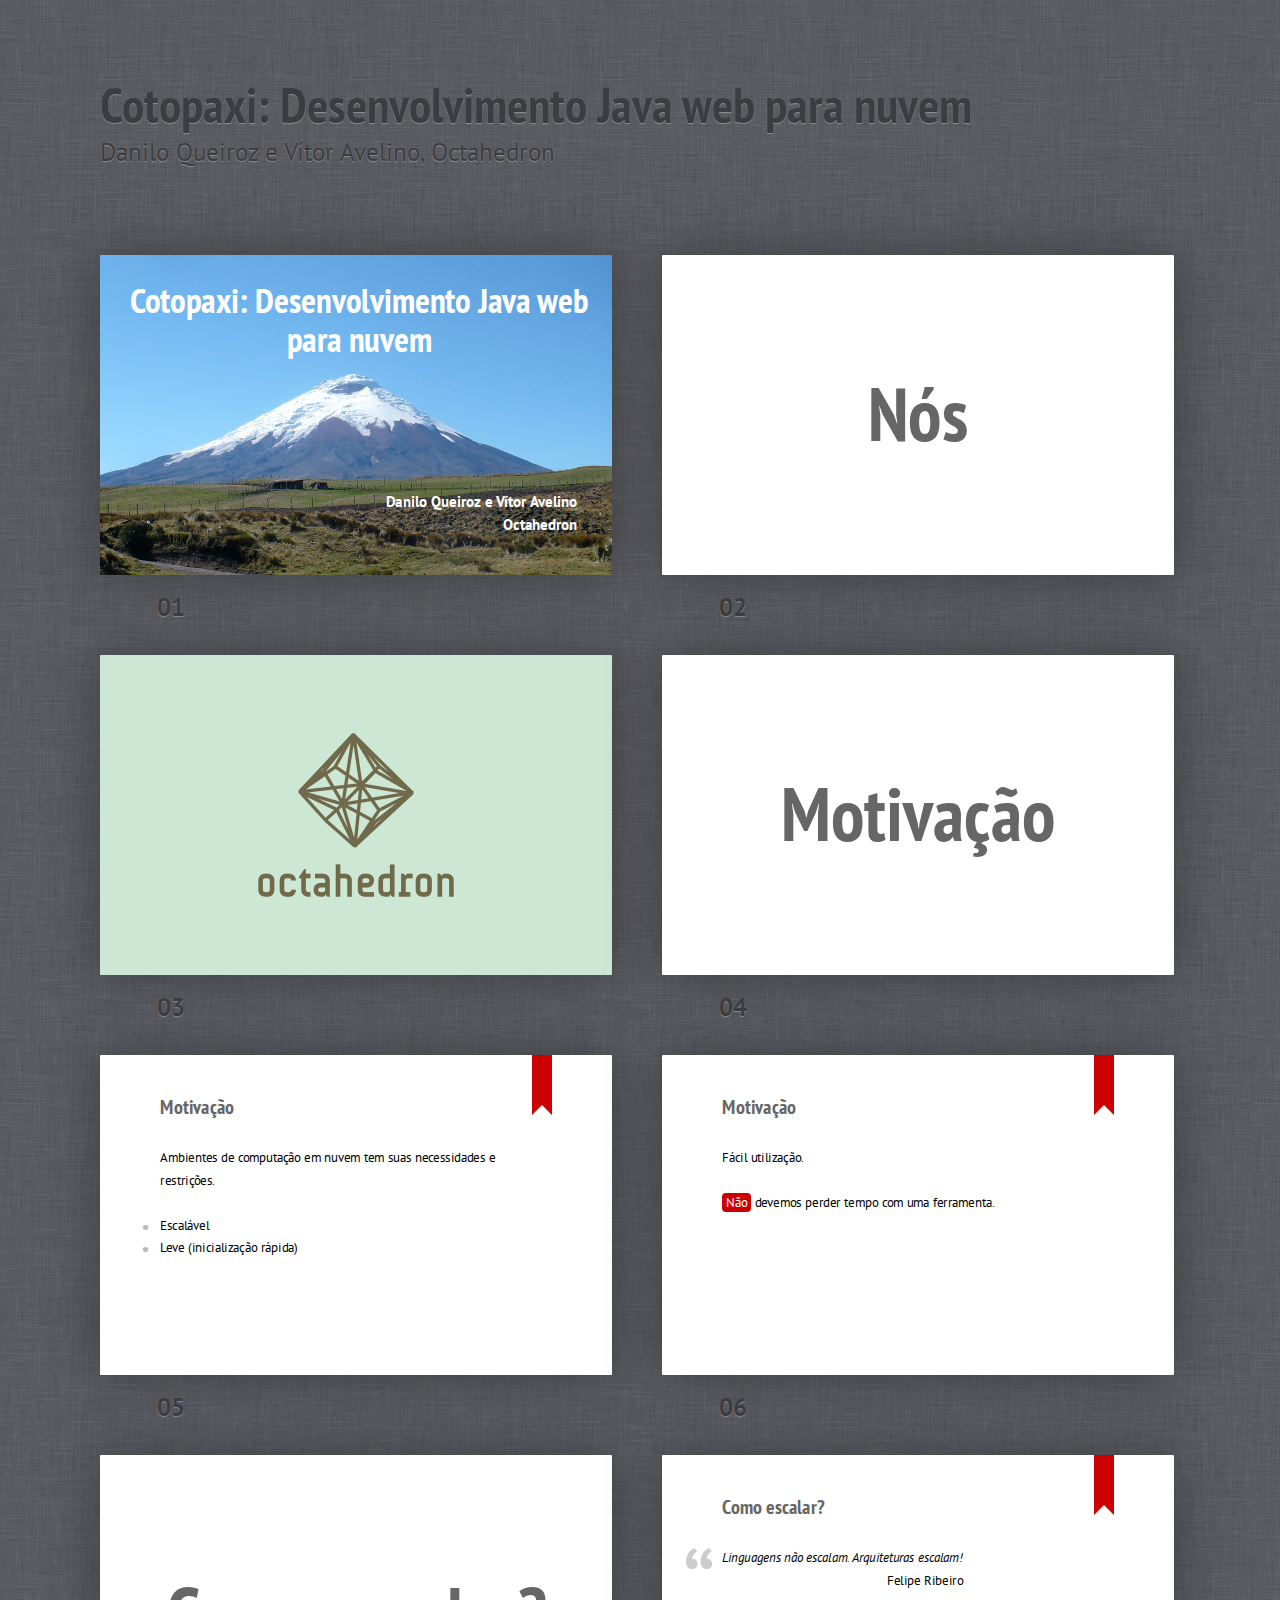
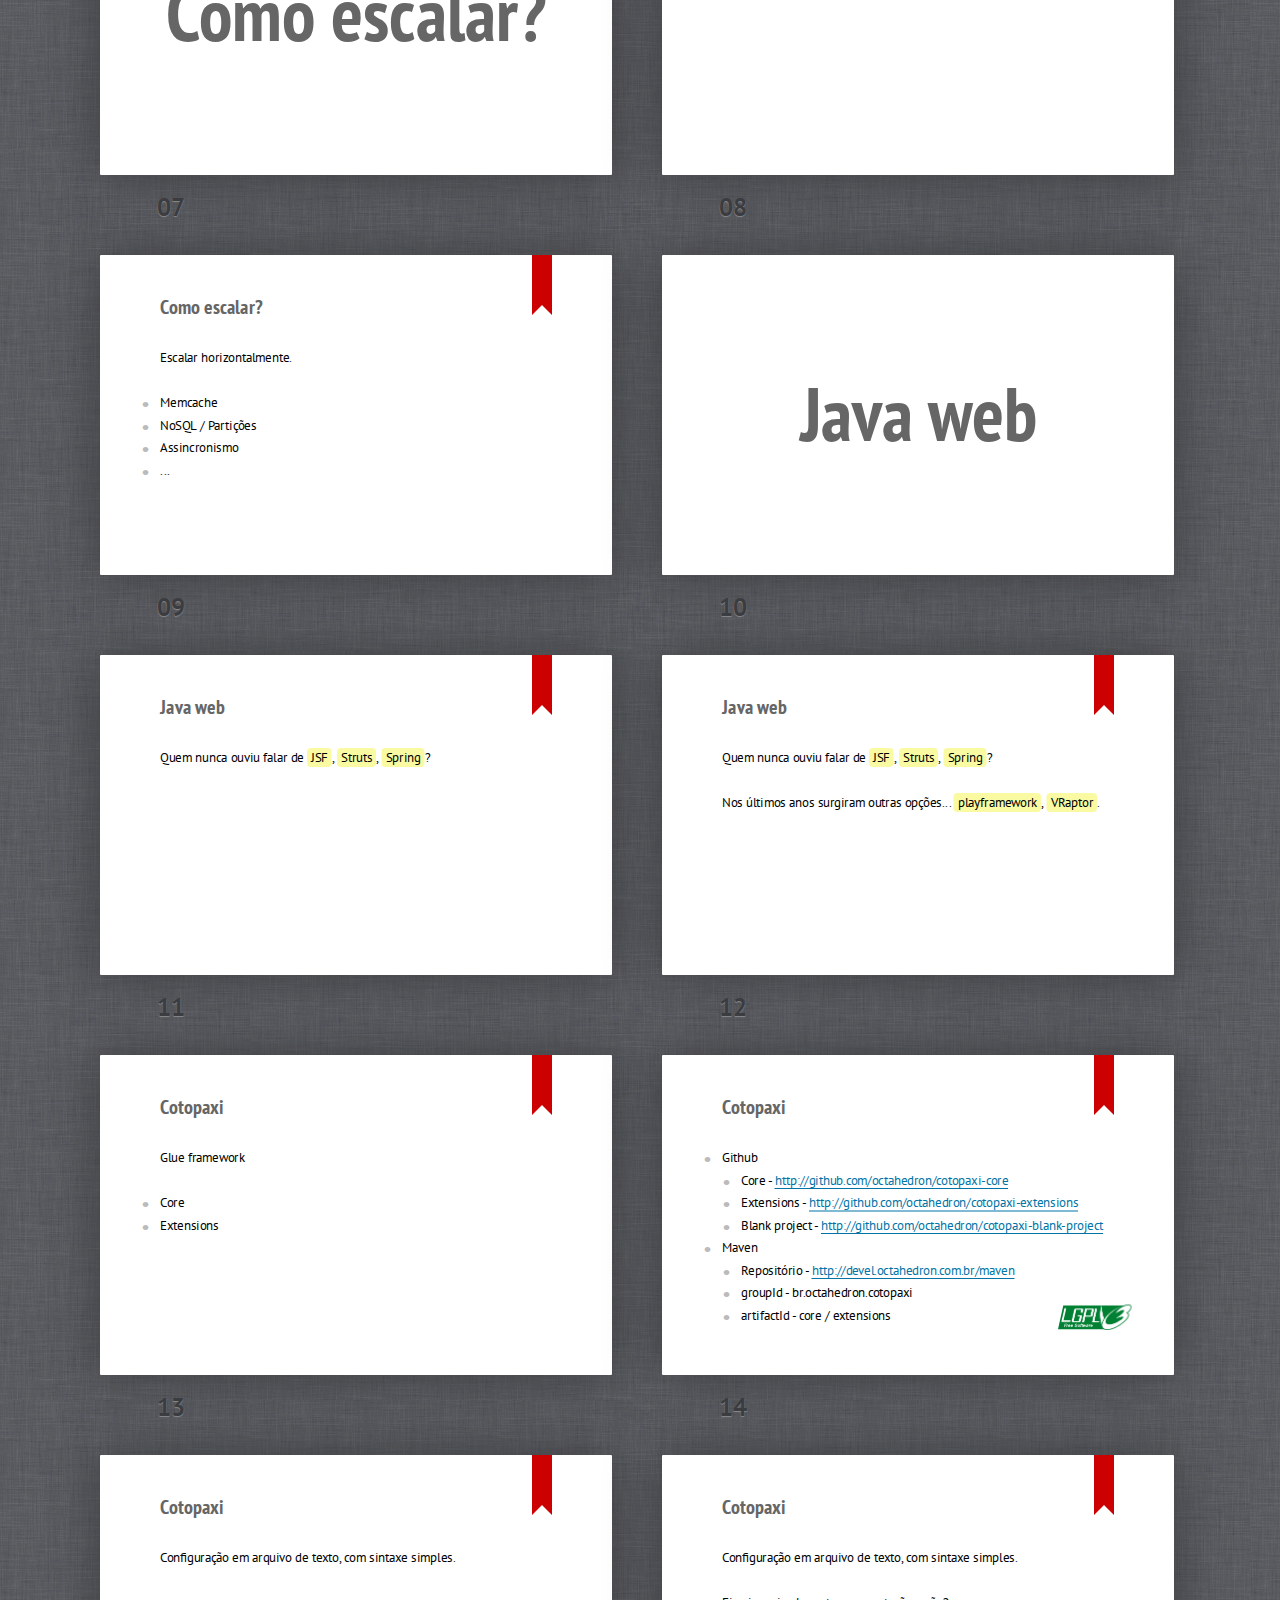
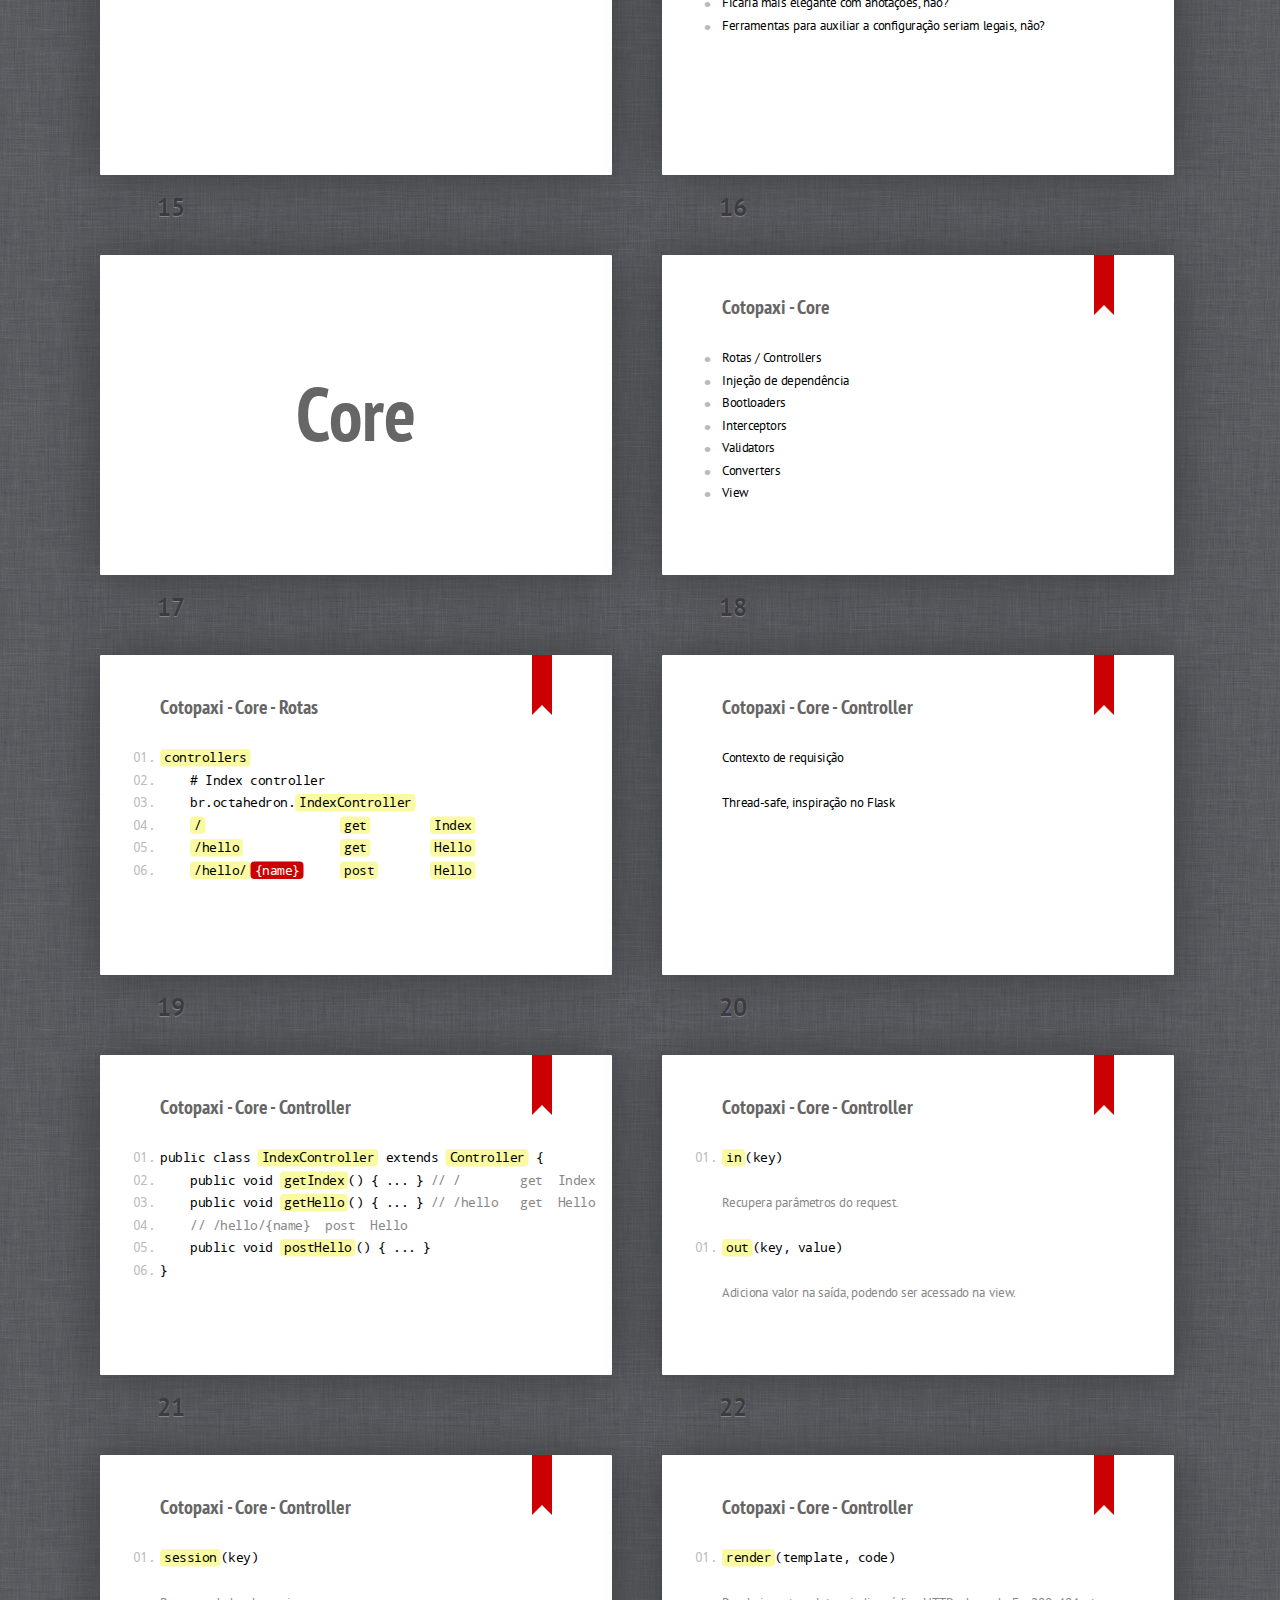
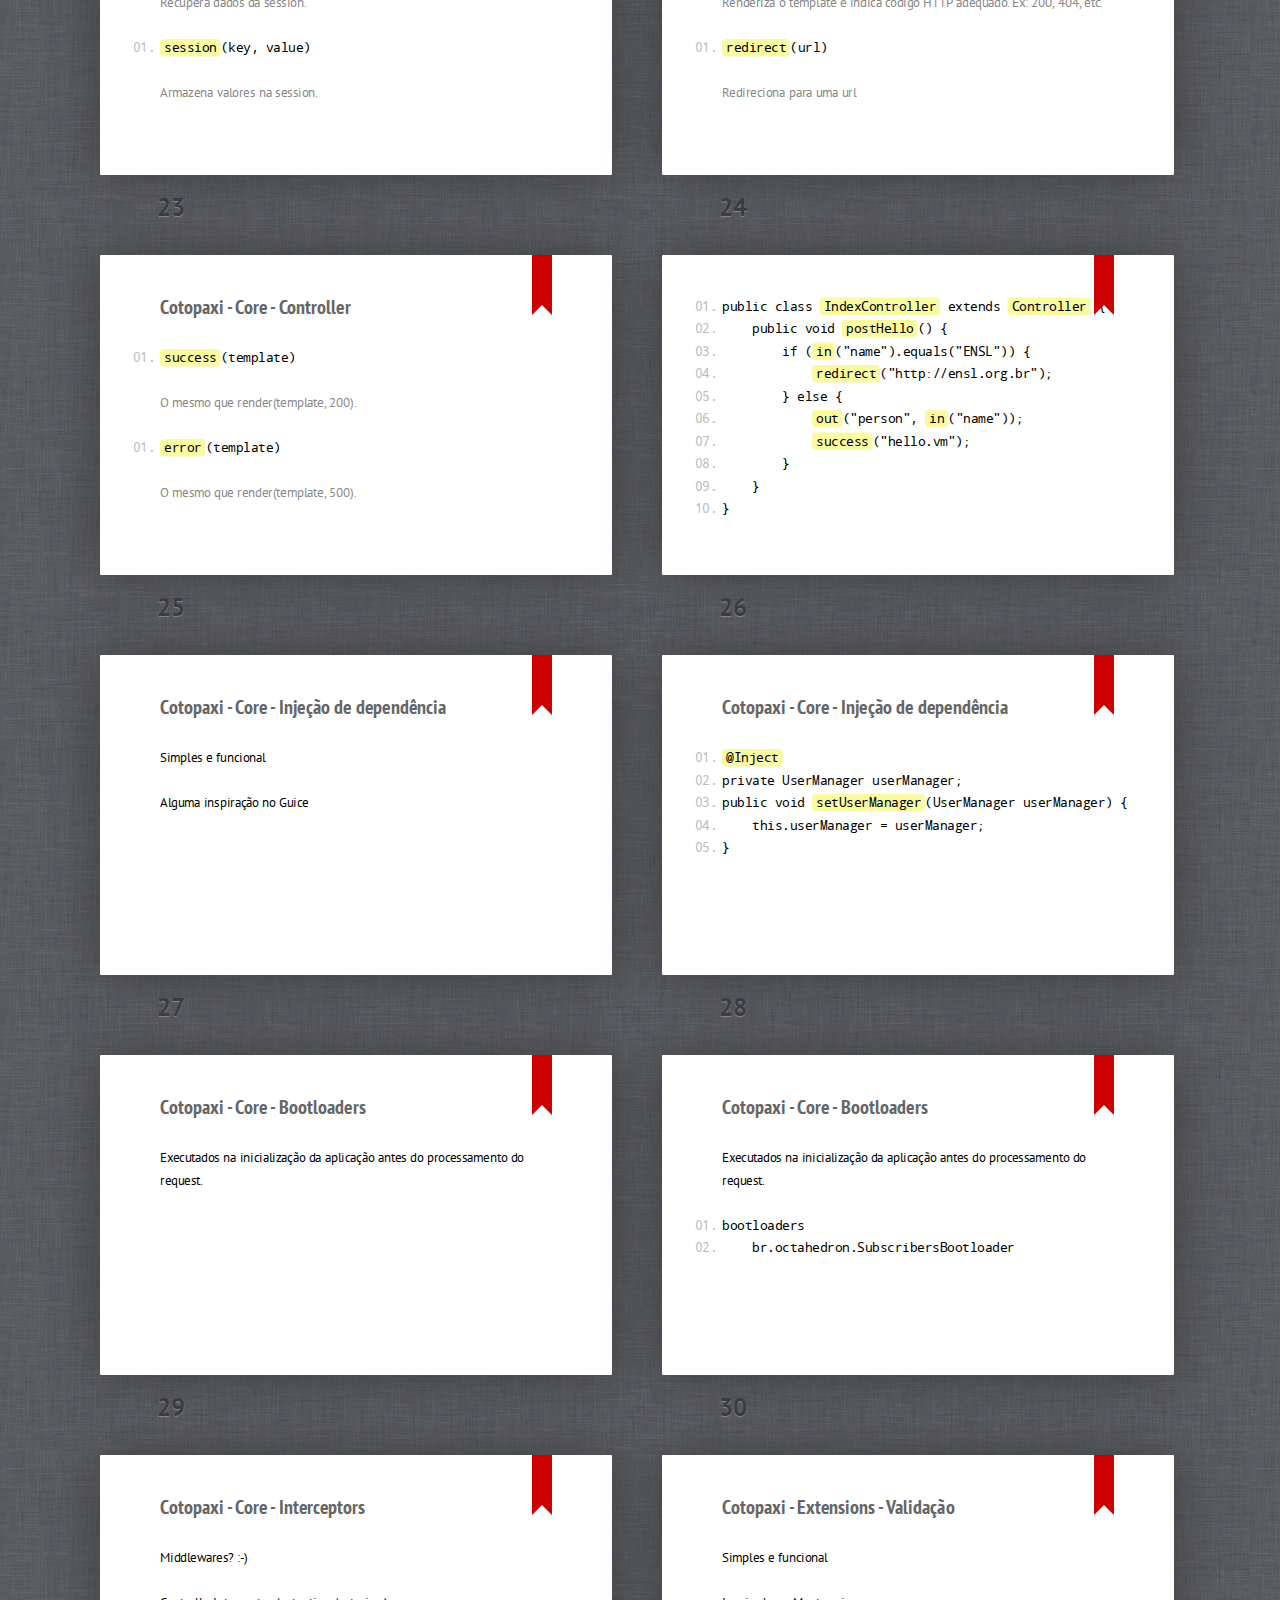
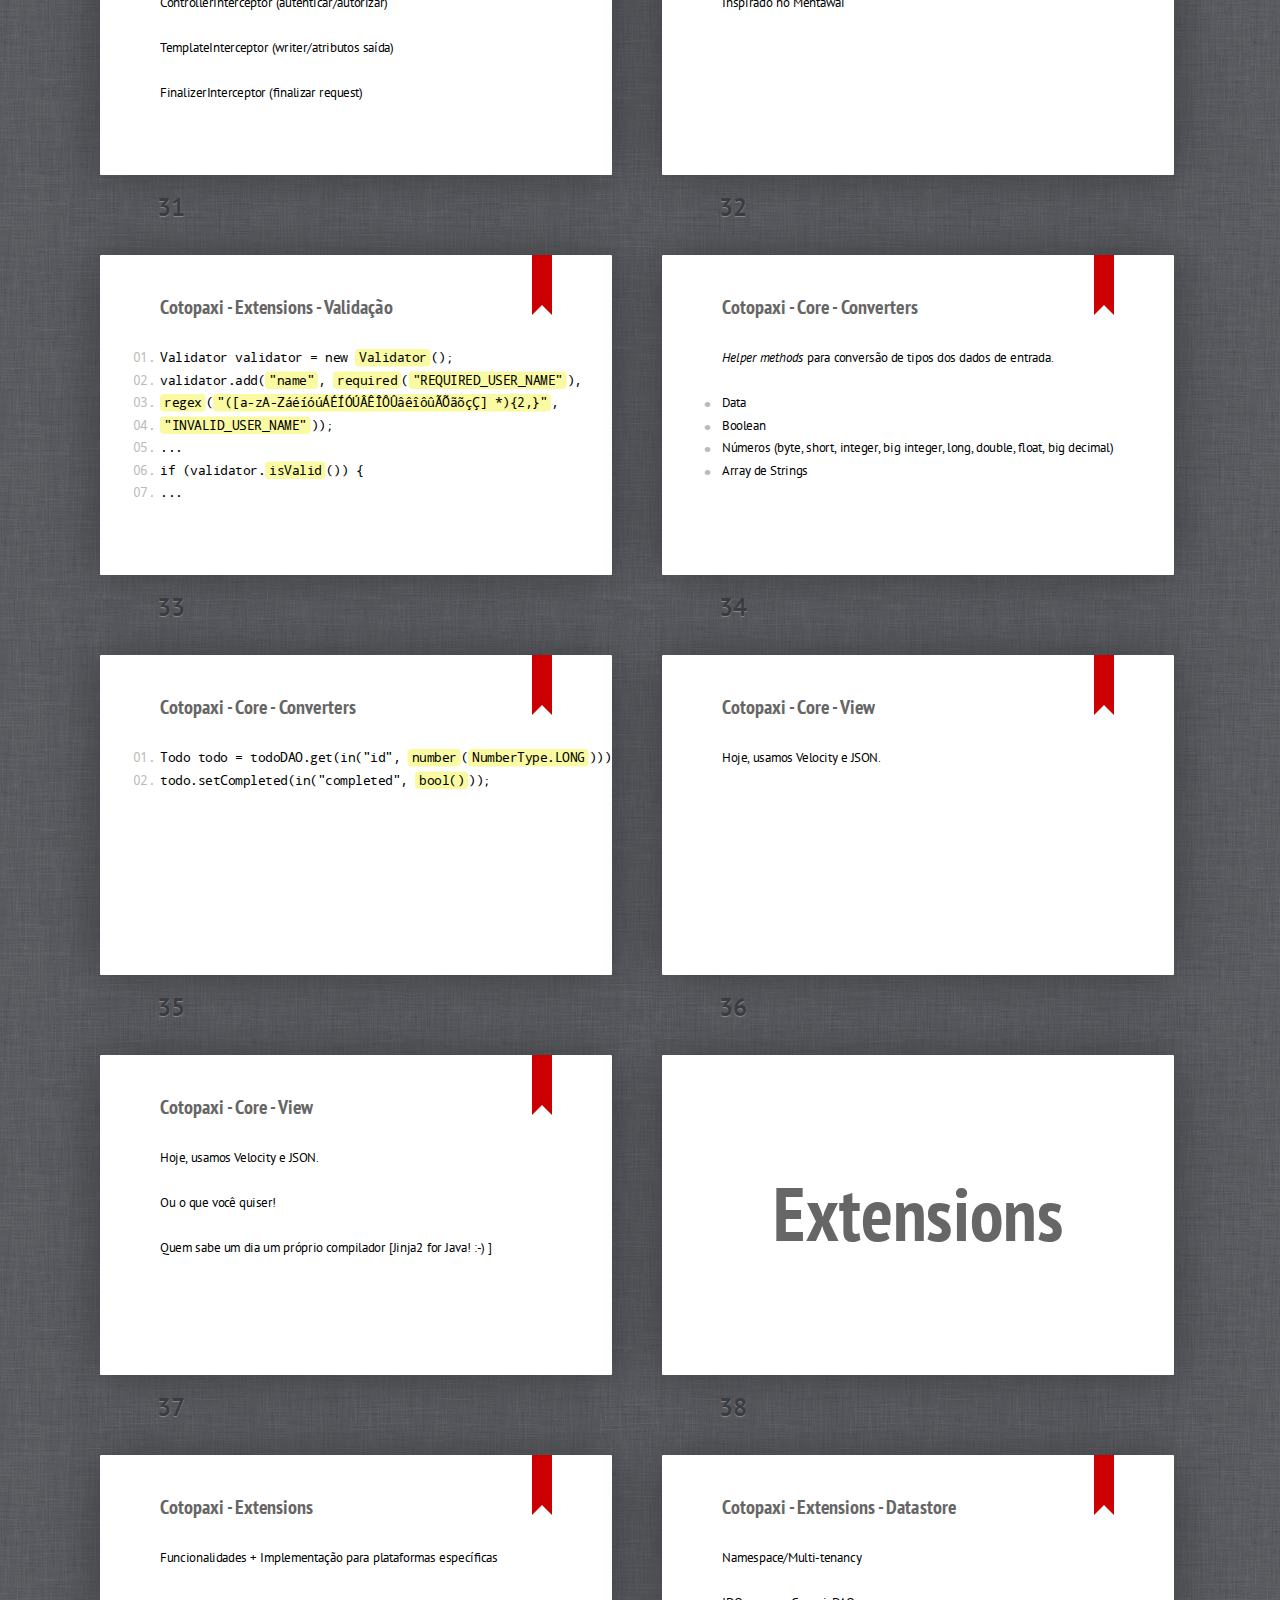
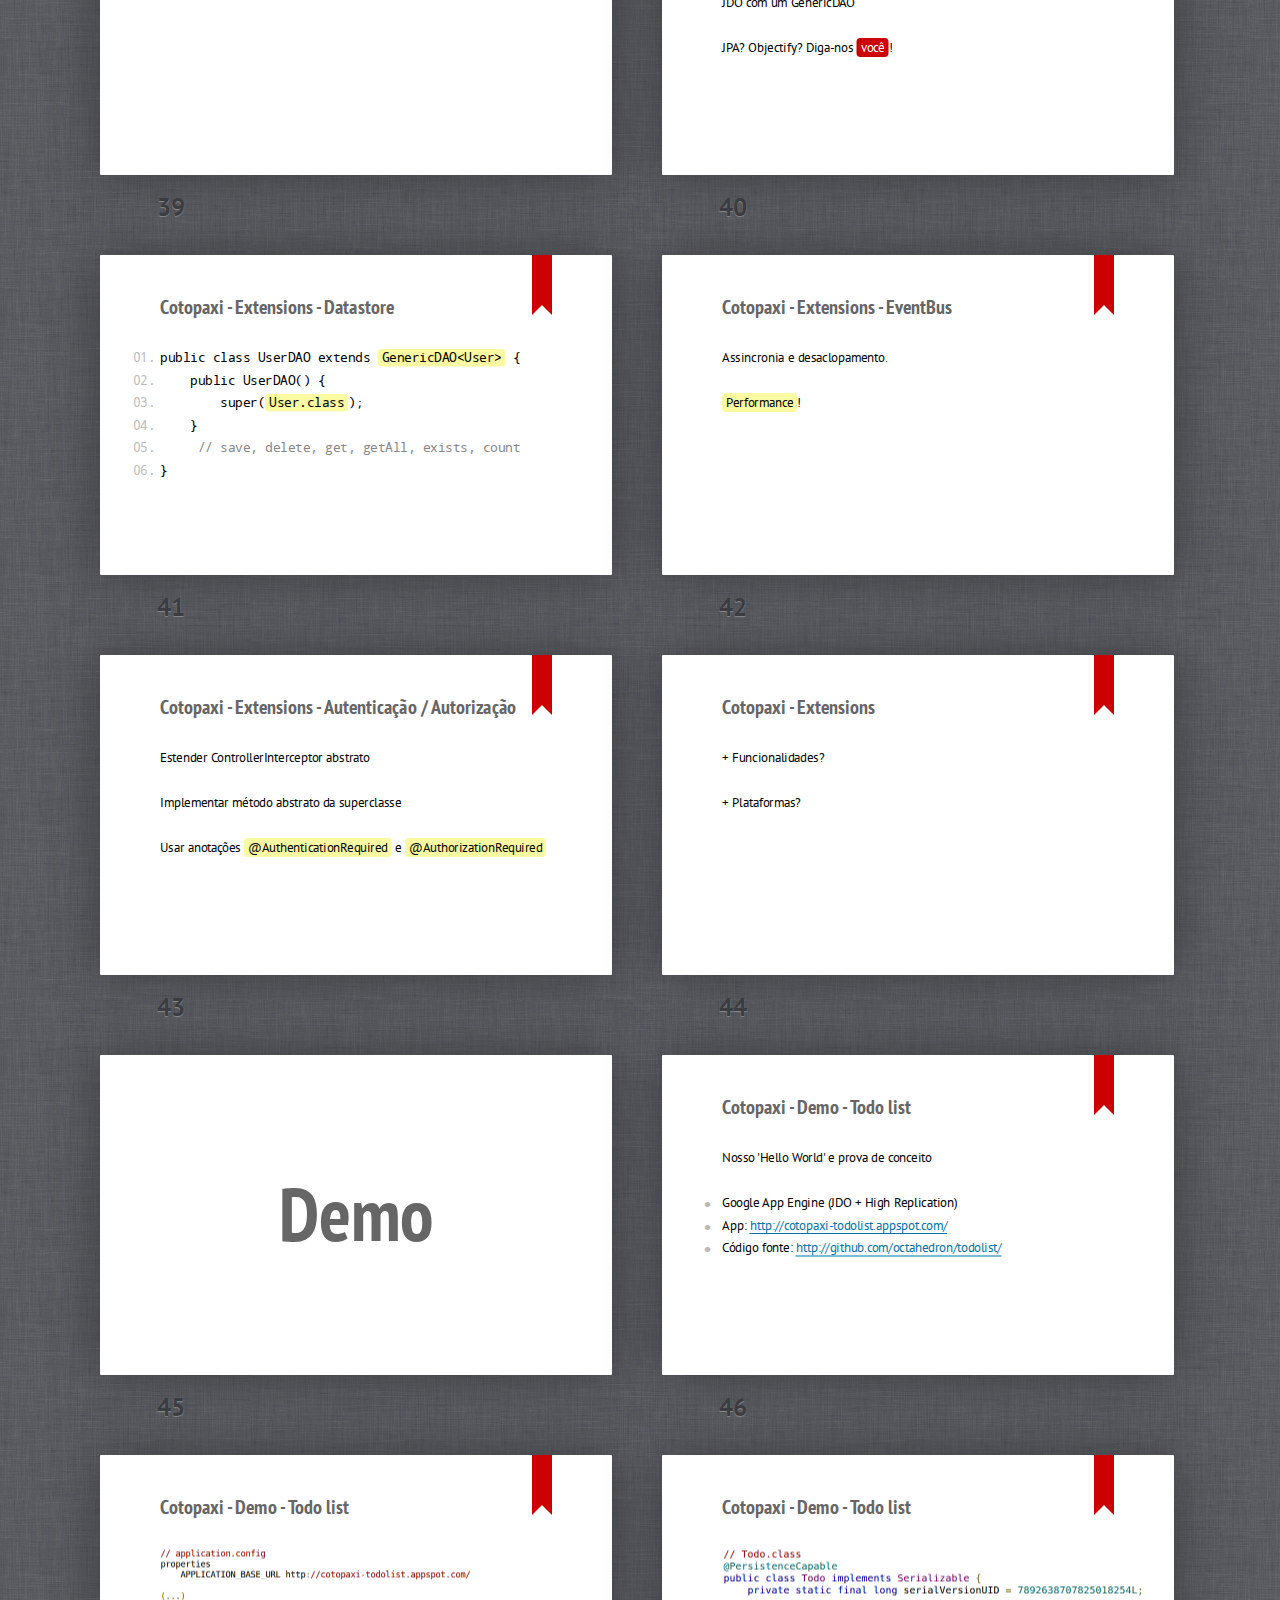
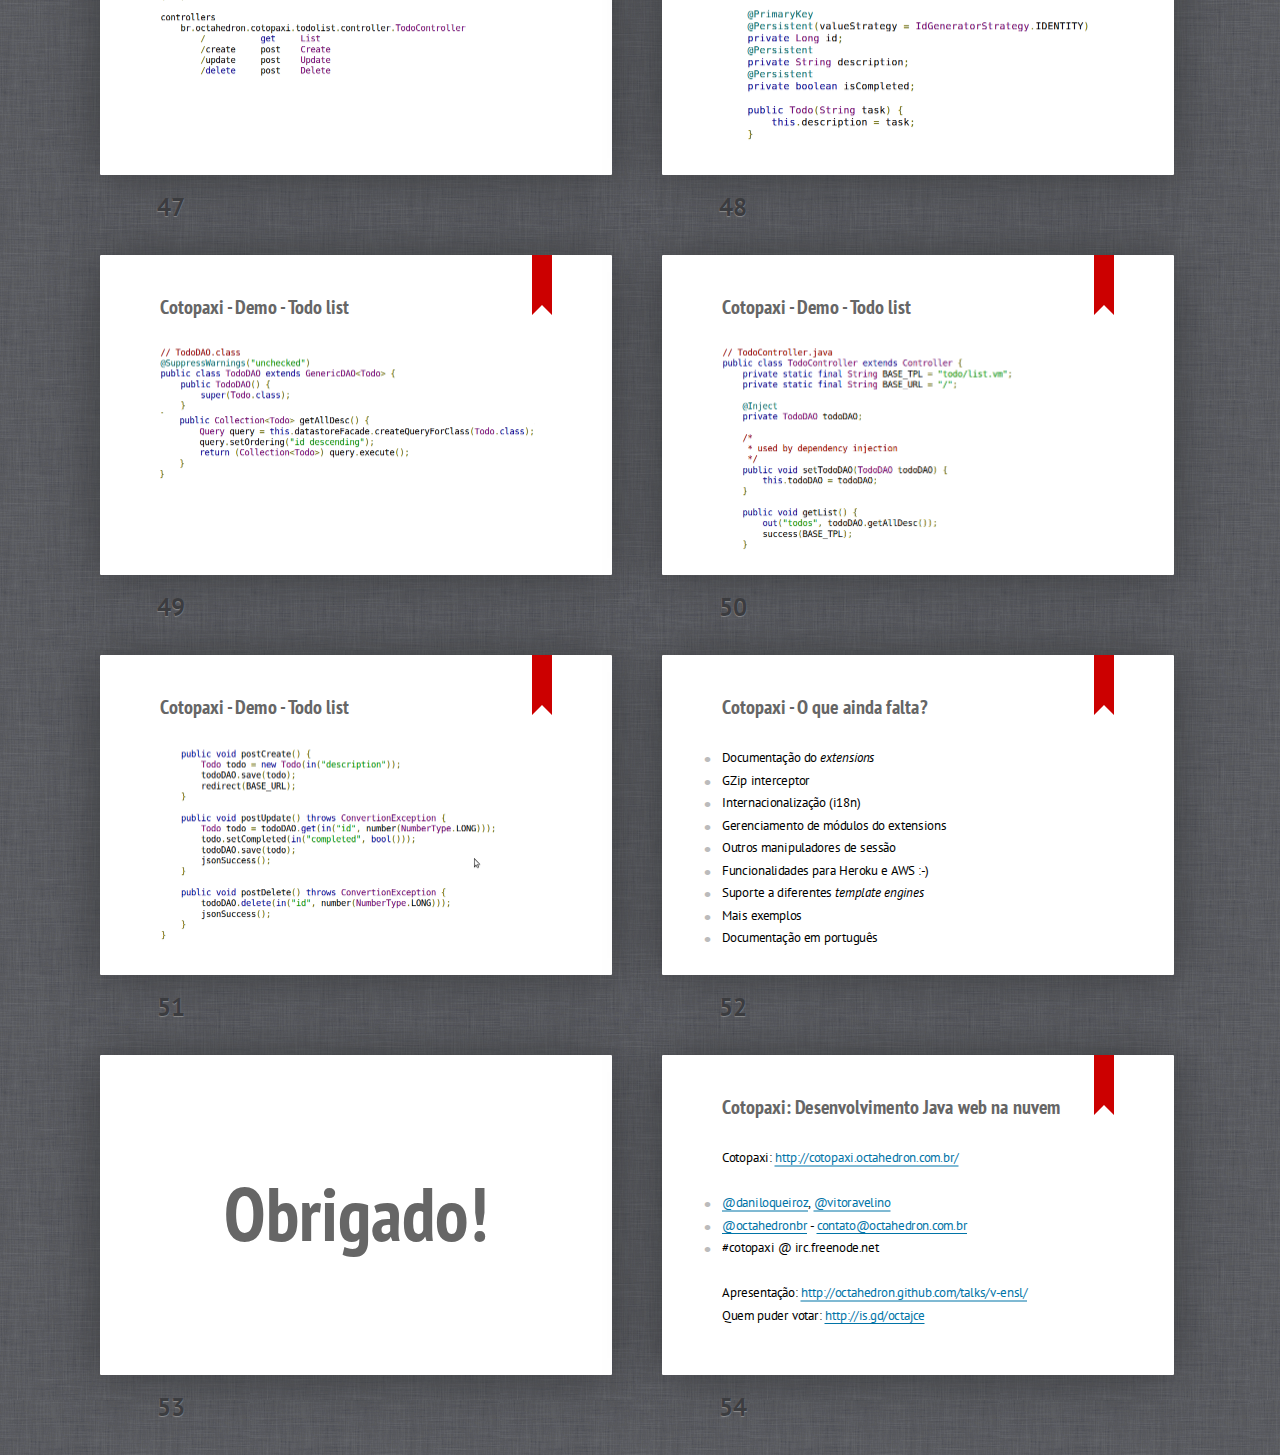
<file: v-ensl/index.html>
<!DOCTYPE html>
<html lang="pt-BR">
<head>
	<title>Cotopaxi</title>
	<meta charset="UTF-8">
	<meta name="viewport" content="width=1234, user-scalable=no">
	<link rel="stylesheet" href="themes/ribbon/styles/style.css">
	<style>
		#Cover h2 {
			color:#FFF;
			text-align: center;
			position: absolute;
			top: 50px;
			left: 50%;
			margin-left: -500px;
			font-size:70px;
		}
		img.lgpl {
			position: absolute;
			bottom: 90px;
			right: 85px;
		}
		footer {
			text-align: right;
			position: absolute;
			bottom: 80px;
			right: 70px;
			font-weight: bold;
			font-size: 30px;
			color: #fff;
			line-height: 45px;
		}
		.comment { color: #888; }
		.author {margin-left: 330px;}
	</style>
</head>
<body class="list">
	<header class="caption">
		<h1>Cotopaxi: Desenvolvimento Java web para nuvem</h1>
		<p>Danilo Queiroz e Vítor Avelino, Octahedron</p>
	</header>
	
	<div class="slide bg" id="Cover"><div>
		<section>
			<header>
				<h2>Cotopaxi: Desenvolvimento Java web para nuvem</h2>
			</header>
			<img src="pictures/cotopaxibg.jpg" alt="">
			<footer>
				Danilo Queiroz e Vítor Avelino <br />
				Octahedron
			</footer>
		</section>
	</div></div>
	
	<div class="slide shout" id="slide2"><div>
		<section>
			<header>
				<h2>Nós</h2>
			</header>
		</section>
	</div></div>
	
	<div class="slide bg" id="slide3"><div>
		<section>
			<img src="pictures/octabg.png" alt="Octahedron"/>
		</section>
	</div></div>
	
	<div class="slide shout" id="slide4"><div>
		<section>
			<header>
				<h2>Motivação</h2>
			</header>
		</section>
	</div></div>
	
	<div class="slide" id="slide5"><div>
		<section>
			<header>
				<h2>Motivação</h2>
			</header>
			<p>Ambientes de computação em nuvem tem suas necessidades e restrições.</p>
			<ul>
				<li>Escalável</li>
				<li>Leve (inicialização rápida)</li>
			</ul>
		</section>
	</div></div>
	
	<div class="slide" id="slide6"><div>
		<section>
			<header>
				<h2>Motivação</h2>
			</header>
			<p>Fácil utilização.</p>
			<p><mark class="important">Não</mark> devemos perder tempo com uma ferramenta.</p>
		</section>
	</div></div>
	
	<div class="slide shout" id="slide7"><div>
		<section>
			<header>
				<h2>Como escalar?</h2>
			</header>
		</section>
	</div></div>
	
	<div class="slide" id="slide8"><div>
		<section>
			<header>
				<h2>Como escalar?</h2>
			</header>
			<blockquote>Linguagens não escalam. Arquiteturas escalam!</blockquote>
			<span class="author">Felipe Ribeiro</span>
		</section>
	</div></div>
	
	<div class="slide" id="slide9"><div>
		<section>
			<header>
				<h2>Como escalar?</h2>
			</header>
			<p>Escalar horizontalmente.</p>
			<ul>
				<li>Memcache</li>
				<li>NoSQL / Partições</li>
				<li>Assincronismo</li>
				<li>...</li>
			</ul>
		</section>
	</div></div>
	
	<div class="slide shout" id="slide10"><div>
		<section>
			<header>
				<h2>Java web</h2>
			</header>
		</section>
	</div></div>
	
	<div class="slide" id="slide11"><div>
		<section>
			<header>
				<h2>Java web</h2>
			</header>
			<p>Quem nunca ouviu falar de <mark>JSF</mark>, <mark>Struts</mark>, <mark>Spring</mark>?</p>
		</section>
	</div></div>
	
	<div class="slide" id="slide12"><div>
		<section>
			<header>
				<h2>Java web</h2>
			</header>
			<p>Quem nunca ouviu falar de <mark>JSF</mark>, <mark>Struts</mark>, <mark>Spring</mark>?</p>
			<p>Nos últimos anos surgiram outras opções... <mark>playframework</mark>, <mark>VRaptor</mark>.</p>
		</section>
	</div></div>
	
	<div class="slide" id="slide13"><div>
		<section>
			<header>
				<h2>Cotopaxi</h2>
			</header>
			<p>Glue framework</p>
			<ul>
				<li>Core</li>
				<li>Extensions</li>
			</ul>
		</section>
	</div></div>
	
	<div class="slide" id="slide14"><div>
		<section>
			<header>
				<h2>Cotopaxi</h2>
			</header>
			<ul>
				<li>Github
					<ul>
						<li>Core - <a href="http://github.com/octahedron/cotopaxi-core">http://github.com/octahedron/cotopaxi-core</a></li>
						<li>Extensions - <a href="http://github.com/octahedron/cotopaxi-extensions">http://github.com/octahedron/cotopaxi-extensions</a></li>
						<li>Blank project - <a href="http://github.com/octahedron/cotopaxi-blank-project">http://github.com/octahedron/cotopaxi-blank-project</a></li>
					</ul>
				</li>
				<li>Maven
					<ul>
						<li>Repositório - <a href="http://devel.octahedron.com.br/maven">http://devel.octahedron.com.br/maven</a></li>
						<li>groupId - br.octahedron.cotopaxi</li>
						<li>artifactId - core / extensions</li>
					</ul>
				</li>
			</ul>
			<img class="lgpl" src="pictures/lgplv3.png" />
		</section>
	</div></div>
	
	<div class="slide" id="slide15"><div>
		<section>
			<header>
				<h2>Cotopaxi</h2>
			</header>
			<p>Configuração em arquivo de texto, com sintaxe simples.</p>
		</section>
	</div></div>
	
	<div class="slide" id="slide16"><div>
		<section>
			<header>
				<h2>Cotopaxi</h2>
			</header>
			<p>Configuração em arquivo de texto, com sintaxe simples.</p>
			<ul>
				<li>Ficaria mais elegante com anotações, não?</li>
				<li>Ferramentas para auxiliar a configuração seriam legais, não?</li>
			</ul>
		</section>
	</div></div>
	
		<div class="slide shout" id="slide17"><div>
		<section>
			<header>
				<h2>Core</h2>
			</header>
		</section>
	</div></div>
	
	<div class="slide" id="slide18"><div>
		<section>
			<header>
				<h2>Cotopaxi - Core</h2>
			</header>
			<ul>
				<li>Rotas / Controllers</li>
				<li>Injeção de dependência</li>
				<li>Bootloaders</li>
				<li>Interceptors</li>
				<li>Validators</li>
				<li>Converters</li>
				<li>View</li>
			</ul>
		</section>
	</div></div>
	
	<div class="slide" id="slide19"><div>
		<section>
			<header>
				<h2>Cotopaxi - Core - Rotas</h2>
			</header>
			<pre>
				<code><mark>controllers</mark></code>
				<code>	# Index controller</code>
				<code>	br.octahedron.<mark>IndexController</mark></code>
				<code>	<mark>/</mark>					<mark>get</mark>		<mark>Index</mark></code>
				<code>	<mark>/hello</mark>				<mark>get</mark>		<mark>Hello</mark></code>
				<code>	<mark>/hello/</mark><mark class="important">{name}</mark>		<mark>post</mark>		<mark>Hello</mark></code>
			</pre>
		</section>
	</div></div>
	
	<div class="slide" id="slide20"><div>
		<section>
			<header>
				<h2>Cotopaxi - Core - Controller</h2>
			</header>
			<p>Contexto de requisição</p>
			<p>Thread-safe, inspiração no Flask</p>
		</section>
	</div></div>
	
	<div class="slide" id="slide21"><div>
		<section>
			<header>
				<h2>Cotopaxi - Core - Controller</h2>
			</header>
			<pre>
				<code>public class <mark>IndexController</mark> extends <mark>Controller</mark> {</code>
				<code>	public void <mark>getIndex</mark>() { ... } <span class="comment">// /		get  Index</span></code>
				<code>	public void <mark>getHello</mark>() { ... } <span class="comment">// /hello	get  Hello</span></code>
				<code>	<span class="comment">// /hello/{name}  post  Hello</span></code>
				<code>	public void <mark>postHello</mark>() { ... }</code>
				<code>}</code>
			</pre>
		</section>
	</div></div>
	
	<div class="slide" id="slide22"><div>
		<section>
			<header>
				<h2>Cotopaxi - Core - Controller</h2>
			</header>
			<pre>
				<code><mark>in</mark>(key)</code>
			</pre>
			<p class="note">Recupera parâmetros do request.</p>
			<pre>
				<code><mark>out</mark>(key, value)</code>
			</pre>
			<p class="note">Adiciona valor na saída, podendo ser acessado na view.</p>
		</section>
	</div></div>
	
	<div class="slide" id="slide23"><div>
		<section>
			<header>
				<h2>Cotopaxi - Core - Controller</h2>
			</header>
			<pre>
				<code><mark>session</mark>(key)</code>
			</pre>
			<p class="note">Recupera dados da session.</p>
			<pre>
				<code><mark>session</mark>(key, value)</code>
			</pre>
			<p class="note">Armazena valores na session.</p>
		</section>
	</div></div>
	
	<div class="slide" id="slide24"><div>
		<section>
			<header>
				<h2>Cotopaxi - Core - Controller</h2>
			</header>
			<pre>
				<code><mark>render</mark>(template, code)</code>
			</pre>
			<p class="note">Renderiza o template e indica código HTTP adequado. Ex: 200, 404, etc.</p>
			<pre>
				<code><mark>redirect</mark>(url)</code>
			</pre>
			<p class="note">Redireciona para uma url</p>
		</section>
	</div></div>
	
	<div class="slide" id="slide25"><div>
		<section>
			<header>
				<h2>Cotopaxi - Core - Controller</h2>
			</header>
			<pre>
				<code><mark>success</mark>(template)</code>
			</pre>
			<p class="note">O mesmo que render(template, 200).</p>
			<pre>
				<code><mark>error</mark>(template)</code>
			</pre>
			<p class="note">O mesmo que render(template, 500).</p>
		</section>
	</div></div>
	
	<div class="slide" id="slide26"><div>
		<section>
			<pre>
				<code>public class <mark>IndexController</mark> extends <mark>Controller</mark> {</code>
				<code>	public void <mark>postHello</mark>() {</code>
				<code>		if (<mark>in</mark>("name").equals("ENSL")) {</code>
				<code>			<mark>redirect</mark>("http://ensl.org.br");</code>
				<code>		} else {</code>
				<code>			<mark>out</mark>("person", <mark>in</mark>("name"));</code>
				<code>			<mark>success</mark>("hello.vm");</code>
				<code>		}</code>
				<code>	}</code>
				<code>}</code>
			</pre>
		</section>
	</div></div>
	
	<div class="slide" id="slide27"><div>
		<section>
			<header>
				<h2>Cotopaxi - Core - Injeção de dependência</h2>
			</header>
			<p>Simples e funcional</p>
			<p>Alguma inspiração no Guice</p>
		</section>
	</div></div>
	
	<div class="slide" id="slide28"><div>
		<section>
			<header>
				<h2>Cotopaxi - Core - Injeção de dependência</h2>
			</header>
			<pre>
				<code><mark>@Inject</mark></code>
				<code>private UserManager userManager;</code>
				<code>public void <mark>setUserManager</mark>(UserManager userManager) {</code>
				<code>	this.userManager = userManager;</code>
				<code>}</code>
			</pre>
		</section>
	</div></div>
	
	<div class="slide" id="slide29"><div>
		<section>
			<header>
				<h2>Cotopaxi - Core - Bootloaders</h2>
			</header>
			<p>Executados na inicialização da aplicação antes do processamento do request.</p>
		</section>
	</div></div>
	
	<div class="slide" id="slide30"><div>
		<section>
			<header>
				<h2>Cotopaxi - Core - Bootloaders</h2>
			</header>
			<p>Executados na inicialização da aplicação antes do processamento do request.</p>
			<pre>
				<code>bootloaders</code>
				<code>	br.octahedron.SubscribersBootloader</code>
			</pre>
		</section>
	</div></div>
	
	<div class="slide" id="slide31"><div>
		<section>
			<header>
				<h2>Cotopaxi - Core - Interceptors</h2>
			</header>
			<p>Middlewares? :-)</p>
			<p>ControllerInterceptor (autenticar/autorizar)</p>
			<p>TemplateInterceptor (writer/atributos saída)</p>
			<p>FinalizerInterceptor (finalizar request)</p>
		</section>
	</div></div>

	<div class="slide" id="slide32"><div>
		<section>
			<header>
				<h2>Cotopaxi - Extensions - Validação</h2>
			</header>
			<p>Simples e funcional</p>
			<p>Inspirado no Mentawai</p>
		</section>
	</div></div>
	
	<div class="slide" id="slide33"><div>
		<section>
			<header>
				<h2>Cotopaxi - Extensions - Validação</h2>
			</header>
			<pre>
				<code>Validator validator = new <mark>Validator</mark>();</code>
				<code>validator.add(<mark>"name"</mark>, <mark>required</mark>(<mark>"REQUIRED_USER_NAME"</mark>),</code>
				<code><mark>regex</mark>(<mark>"([a-zA-ZáéíóúÁÉÍÓÚÂÊÎÔÛâêîôûÃÕãõçÇ] *){2,}"</mark>,</code>
				<code><mark>"INVALID_USER_NAME"</mark>));</code>
				<code>...</code>
				<code>if (validator.<mark>isValid</mark>()) {</code>
				<code>...</code>
			</pre>
		</section>
	</div></div>
	
	<div class="slide" id="slide34"><div>
		<section>
			<header>
				<h2>Cotopaxi - Core - Converters</h2>
			</header>
			<p><em>Helper methods</em> para conversão de tipos dos dados de entrada.</p>
			<ul>
				<li>Data</li>
				<li>Boolean</li>
				<li>Números (byte, short, integer, big integer, long, double, float, big decimal)</li>
				<li>Array de Strings</li>
			</ul>
		</section>
	</div></div>

	<div class="slide" id="slide35"><div>
		<section>
			<header>
				<h2>Cotopaxi - Core - Converters</h2>
			</header>
			<pre>
				<code>Todo todo = todoDAO.get(in("id", <mark>number</mark>(<mark>NumberType.LONG</mark>)));</code>
				<code>todo.setCompleted(in("completed", <mark>bool()</mark>));</code>
			</pre>
		</section>
	</div></div>

	<div class="slide" id="slide36"><div>
		<section>
			<header>
				<h2>Cotopaxi - Core - View</h2>
			</header>
			<p>Hoje, usamos Velocity e JSON.</p>
		</section>
	</div></div>
	
	<div class="slide" id="slide37"><div>
		<section>
			<header>
				<h2>Cotopaxi - Core - View</h2>
			</header>
			<p>Hoje, usamos Velocity e JSON.</p>
			<p>Ou o que você quiser!</p>
			<p>Quem sabe um dia um próprio compilador [Jinja2 for Java! :-) ]</p>
		</section>
	</div></div>
	
	<div class="slide shout" id="slide38"><div>
		<section>
			<header>
				<h2>Extensions</h2>
			</header>
		</section>
	</div></div>
	
	<div class="slide" id="slide39"><div>
		<section>
			<header>
				<h2>Cotopaxi - Extensions</h2>
			</header>
			<p>Funcionalidades + Implementação para plataformas específicas</p>
		</section>
	</div></div>
	
	<div class="slide" id="slide40"><div>
		<section>
			<header>
				<h2>Cotopaxi - Extensions - Datastore</h2>
			</header>
			<p>Namespace/Multi-tenancy</p>
			<p>JDO com um GenericDAO</p>
			<p>JPA? Objectify? Diga-nos <mark class="important">você</mark>!</p>
		</section>
	</div></div>
	
	<div class="slide" id="slide41"><div>
		<section>
			<header>
				<h2>Cotopaxi - Extensions - Datastore</h2>
			</header>
			<pre>
				<code>public class UserDAO extends <mark>GenericDAO&lt;User&gt;</mark> {</code>
				<code>	public UserDAO() {</code>
				<code>		super(<mark>User.class</mark>);</code>
				<code>	}</code>
				<code>	<span class="comment"> // save, delete, get, getAll, exists, count</span></code>
				<code>}</code>
			</pre>
		</section>
	</div></div>
	
	<div class="slide" id="slide42"><div>
		<section>
			<header>
				<h2>Cotopaxi - Extensions - EventBus</h2>
			</header>
			<p>Assincronia e desaclopamento.</p>
			<p><mark>Performance</mark>!</p>
		</section>
	</div></div>
	
	<div class="slide" id="slide43"><div>
		<section>
			<header>
				<h2>Cotopaxi - Extensions - Autenticação / Autorização</h2>
			</header>
			<p>Estender ControllerInterceptor abstrato</p>
			<p>Implementar método abstrato da superclasse</p>
			<p>Usar anotações <mark>@AuthenticationRequired</mark> e <mark>@AuthorizationRequired</mark</p>
		</section>
	</div></div>
	
	<div class="slide" id="slide44"><div>
		<section>
			<header>
				<h2>Cotopaxi - Extensions</h2>
			</header>
			<p>+ Funcionalidades?</p>
			<p>+ Plataformas?</p>
		</section>
	</div></div>
	
	<div class="slide shout" id="slide45"><div>
		<section>
			<header>
				<h2>Demo</h2>
			</header>
		</section>
	</div></div>

	<div class="slide" id="slide46"><div>
		<section>
			<header>
				<h2>Cotopaxi - Demo - Todo list</h2>
			</header>
			<p>Nosso 'Hello World' e prova de conceito</p>
			<ul>
				<li>Google App Engine (JDO + High Replication)</li>
				<li>App: <a href="http://cotopaxi-todolist.appspot.com/">http://cotopaxi-todolist.appspot.com/</a></li>
				<li>Código fonte: <a href="http://github.com/octahedron/todolist/">http://github.com/octahedron/todolist/</a></li>
			</ul>
		</section>
	</div></div>

	<div class="slide" id="slide47"><div>
		<section>
			<header>
				<h2>Cotopaxi - Demo - Todo list</h2>
			</header>
			<img src="pictures/applicationconfig.png" />
		</section>
	</div></div>

	<div class="slide" id="slide48"><div>
		<section>
			<header>
				<h2>Cotopaxi - Demo - Todo list</h2>
			</header>
			<img src="pictures/model.png" />
		</section>
	</div></div>

	<div class="slide" id="slide49"><div>
		<section>
			<header>
				<h2>Cotopaxi - Demo - Todo list</h2>
			</header>
			<img src="pictures/dao.png" />
		</section>
	</div></div>

	<div class="slide" id="slide50"><div>
		<section>
			<header>
				<h2>Cotopaxi - Demo - Todo list</h2>
			</header>
			<img src="pictures/controller1.png" />
		</section>
	</div></div>

	<div class="slide" id="slide51"><div>
		<section>
			<header>
				<h2>Cotopaxi - Demo - Todo list</h2>
			</header>
			<img src="pictures/controller2.png" />
		</section>
	</div></div>

	<div class="slide" id="slide52"><div>
		<section>
			<header>
				<h2>Cotopaxi - O que ainda falta?</h2>
			</header>
			<ul>
				<li>Documentação do <em>extensions</em></li>
				<li>GZip interceptor</li>
				<li>Internacionalização (i18n)</li>
				<li>Gerenciamento de módulos do extensions</li>
				<li>Outros manipuladores de sessão</li>
				<li>Funcionalidades para Heroku e AWS :-)</li>
				<li>Suporte a diferentes <em>template engines</em></li>
				<li>Mais exemplos</li>
				<li>Documentação em português</li>
			</ul>
		</section>
	</div></div>
	
	<div class="slide shout" id="slide53"><div>
		<section>
			<header>
				<h2>Obrigado!</h2>
			</header>
		</section>
	</div></div>
	
	<div class="slide" id="our-info"><div>
		<section>
			<header>
				<h2>Cotopaxi: Desenvolvimento Java web na nuvem</h2>
			</header>
			<p>Cotopaxi: <a href="http://cotopaxi.octahedron.com.br/">http://cotopaxi.octahedron.com.br/</a></p>
			<ul>
				<li><a href="http://twitter.com/daniloqueiroz">@daniloqueiroz</a>, <a href="http://twitter.com/vitoravelino">@vitoravelino</a></li>
				<li><a href="http://twitter.com/octahedronbr">@octahedronbr</a> - <a href="mailto:pepelsbey@gmail.com">contato@octahedron.com.br</a></li>
				<li>#cotopaxi @ irc.freenode.net</li>
			</ul>
			<p>Apresentação: <a href="http://octahedron.github.com/talks/v-ensl/">http://octahedron.github.com/talks/v-ensl/</a><br />
			Quem puder votar: <a href="http://is.gd/octajce">http://is.gd/octajce</a></p>
		</section>
	</div></div>
	<script defer src="scripts/script.js"></script>
</body>
</html>
</file>
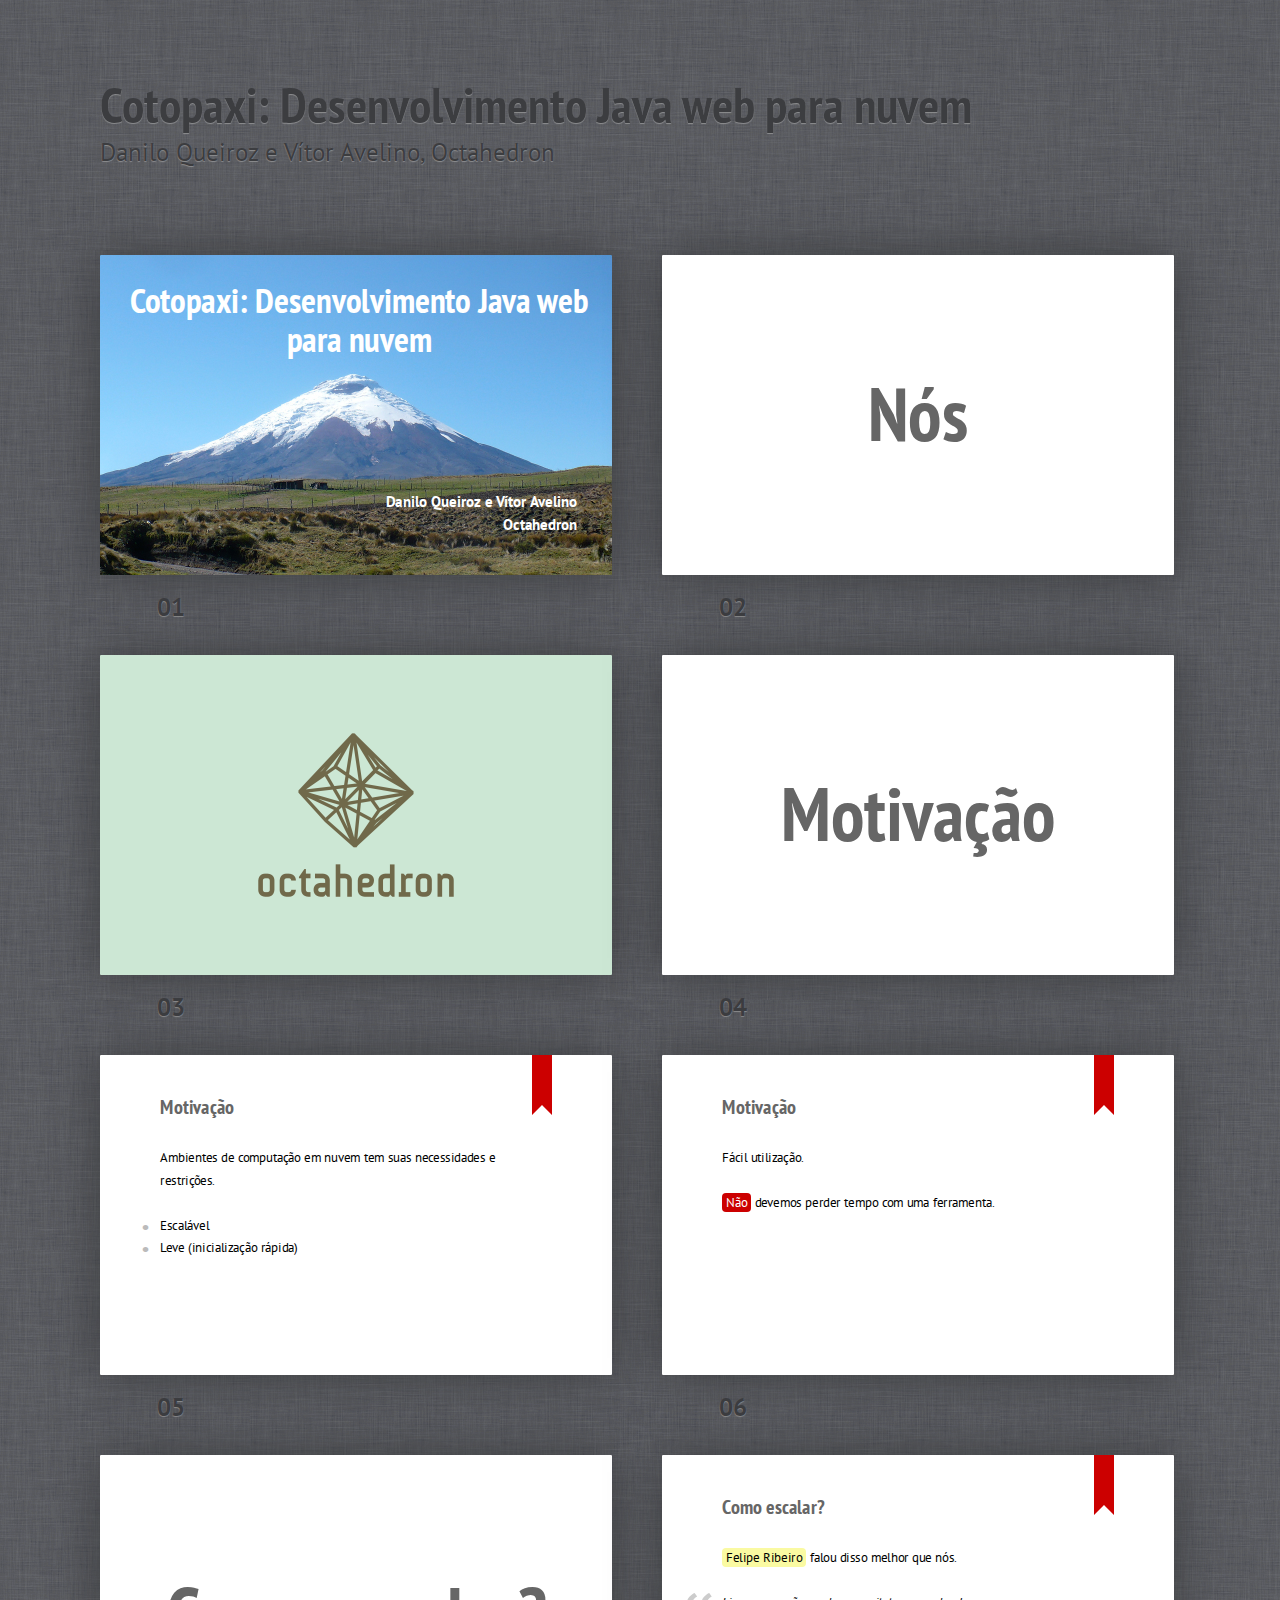
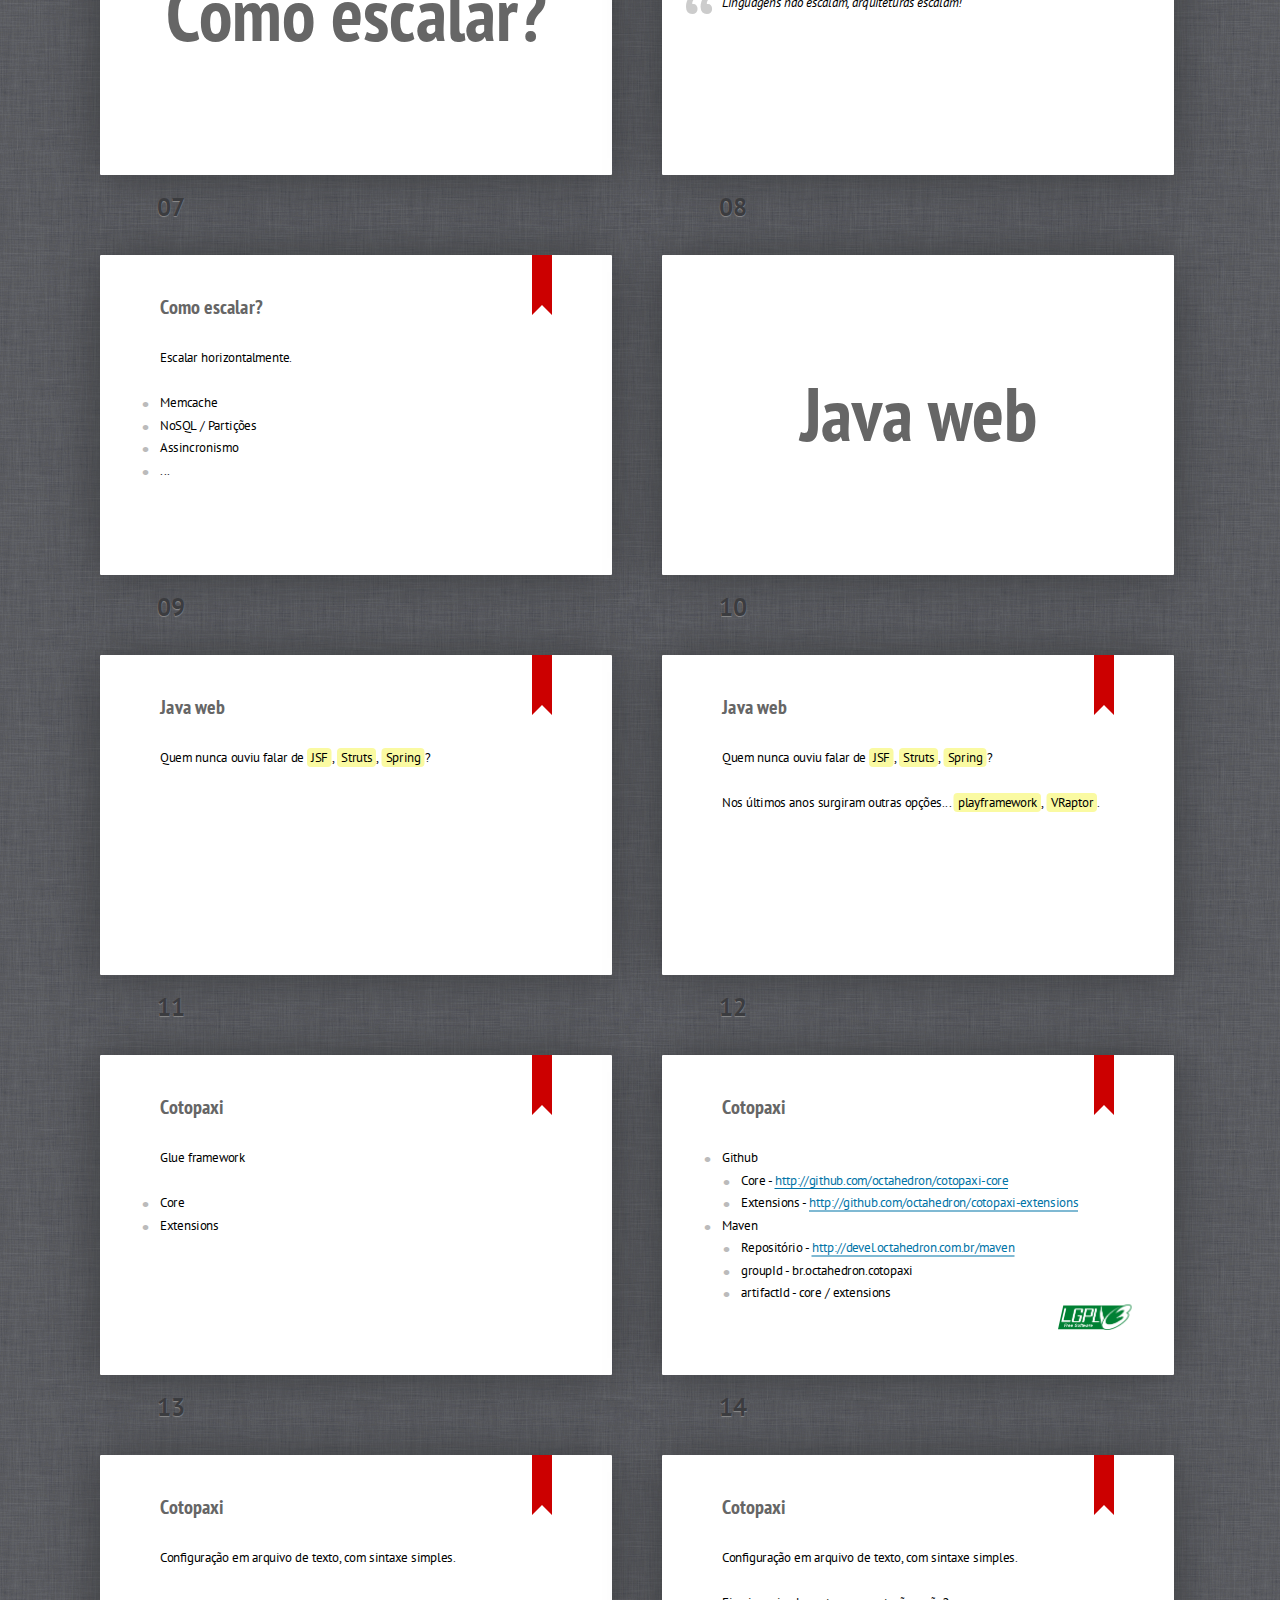
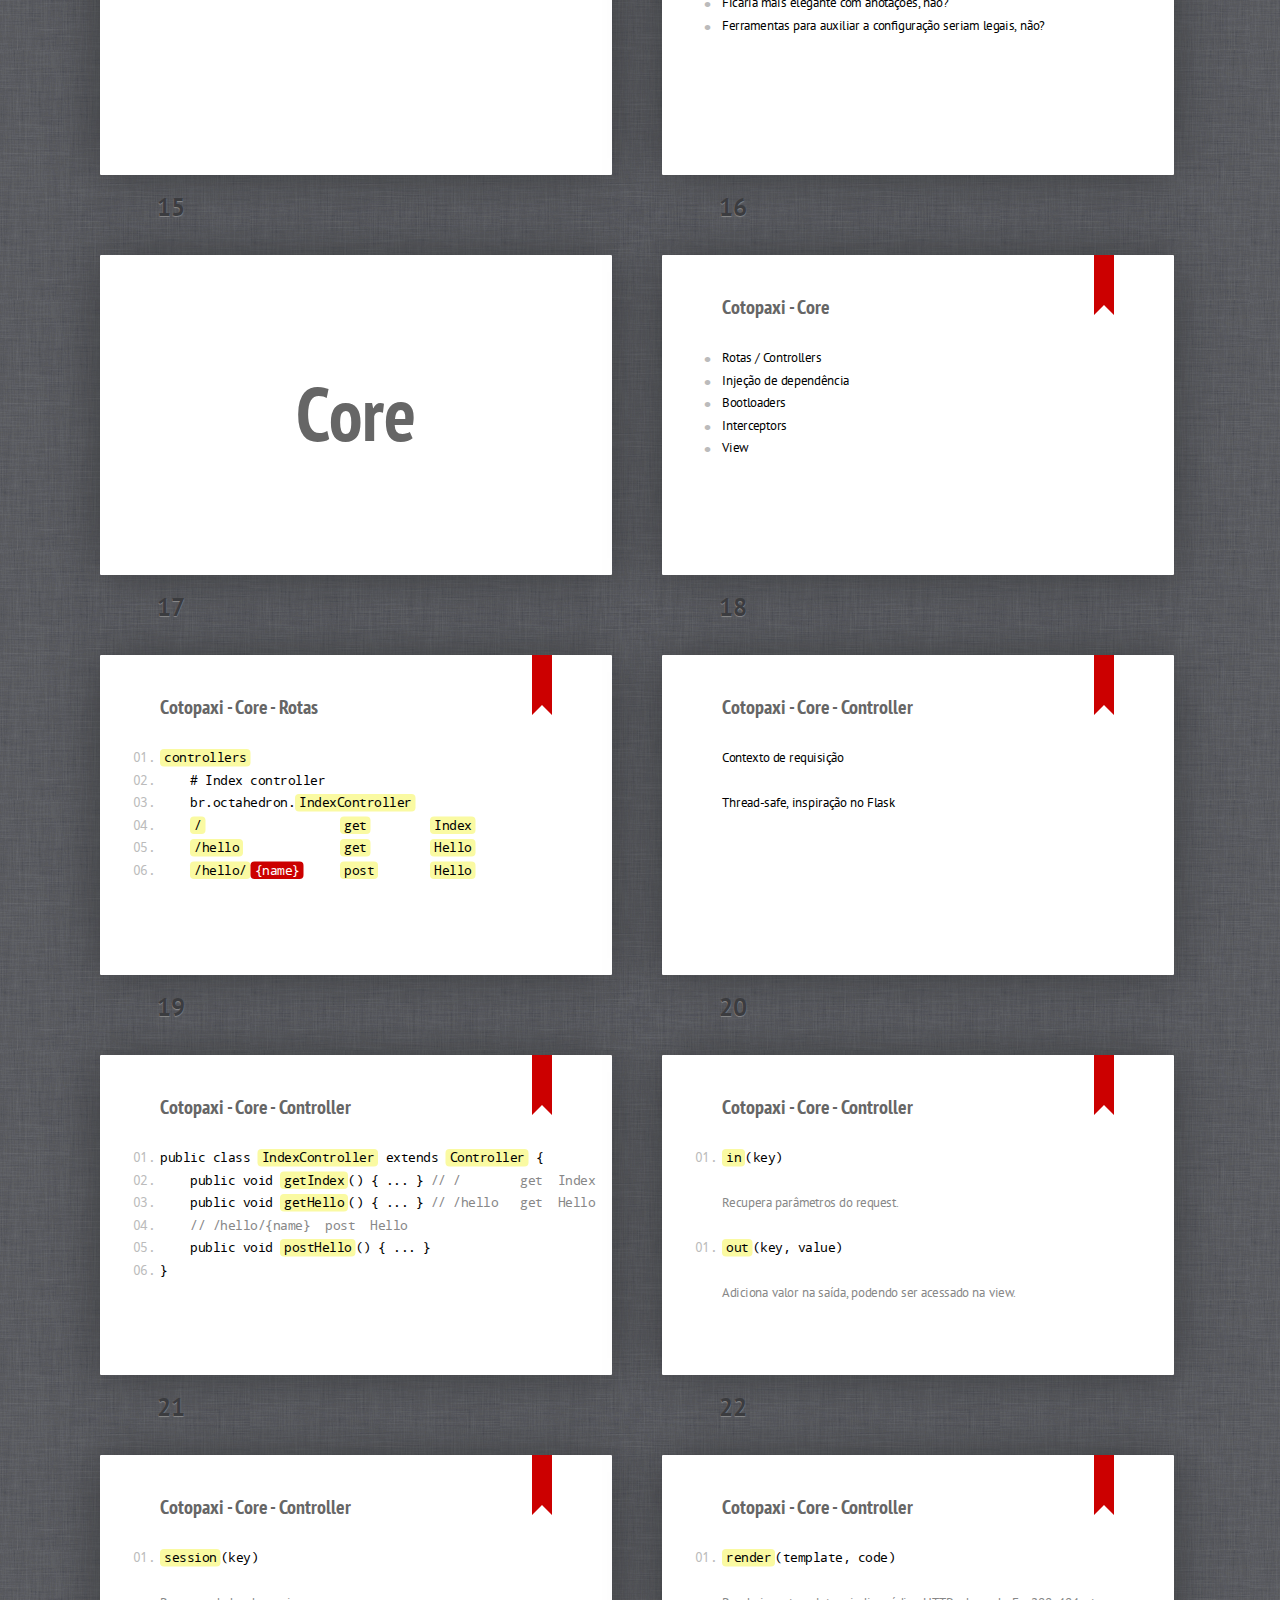
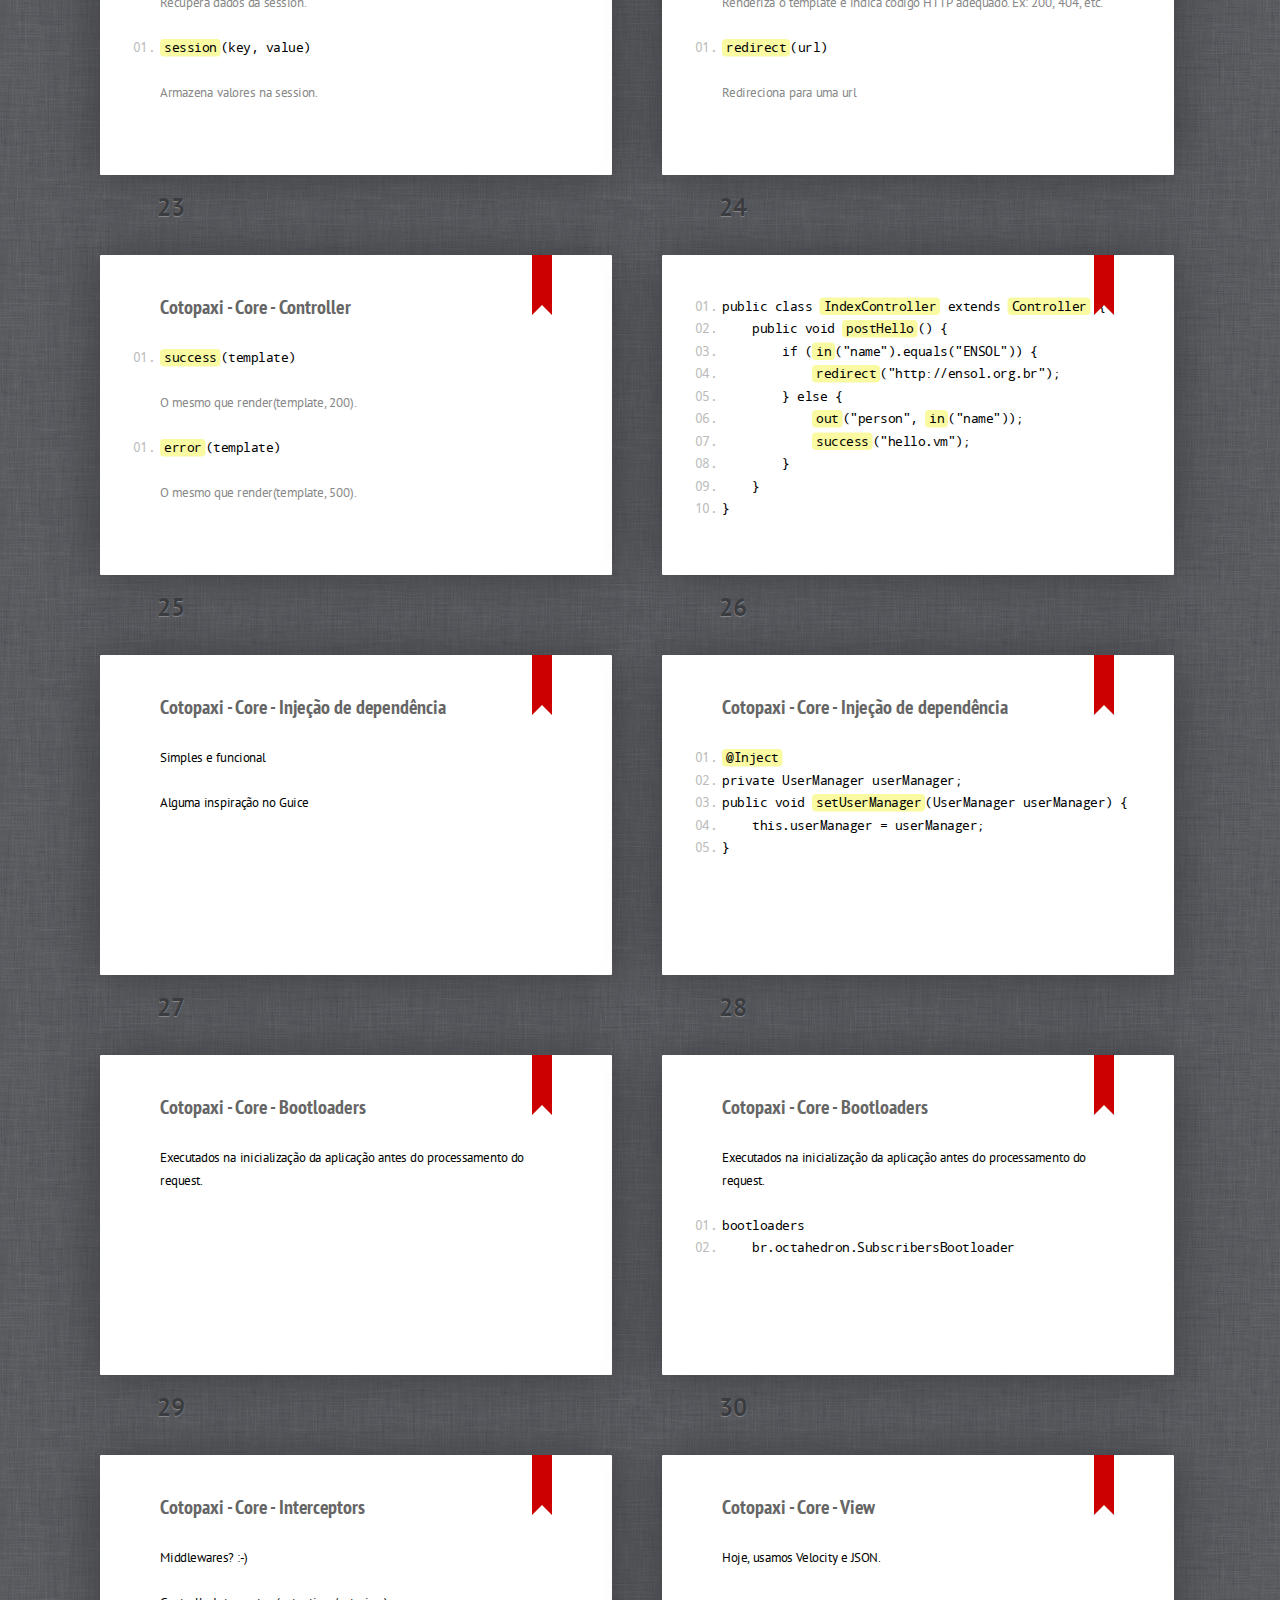
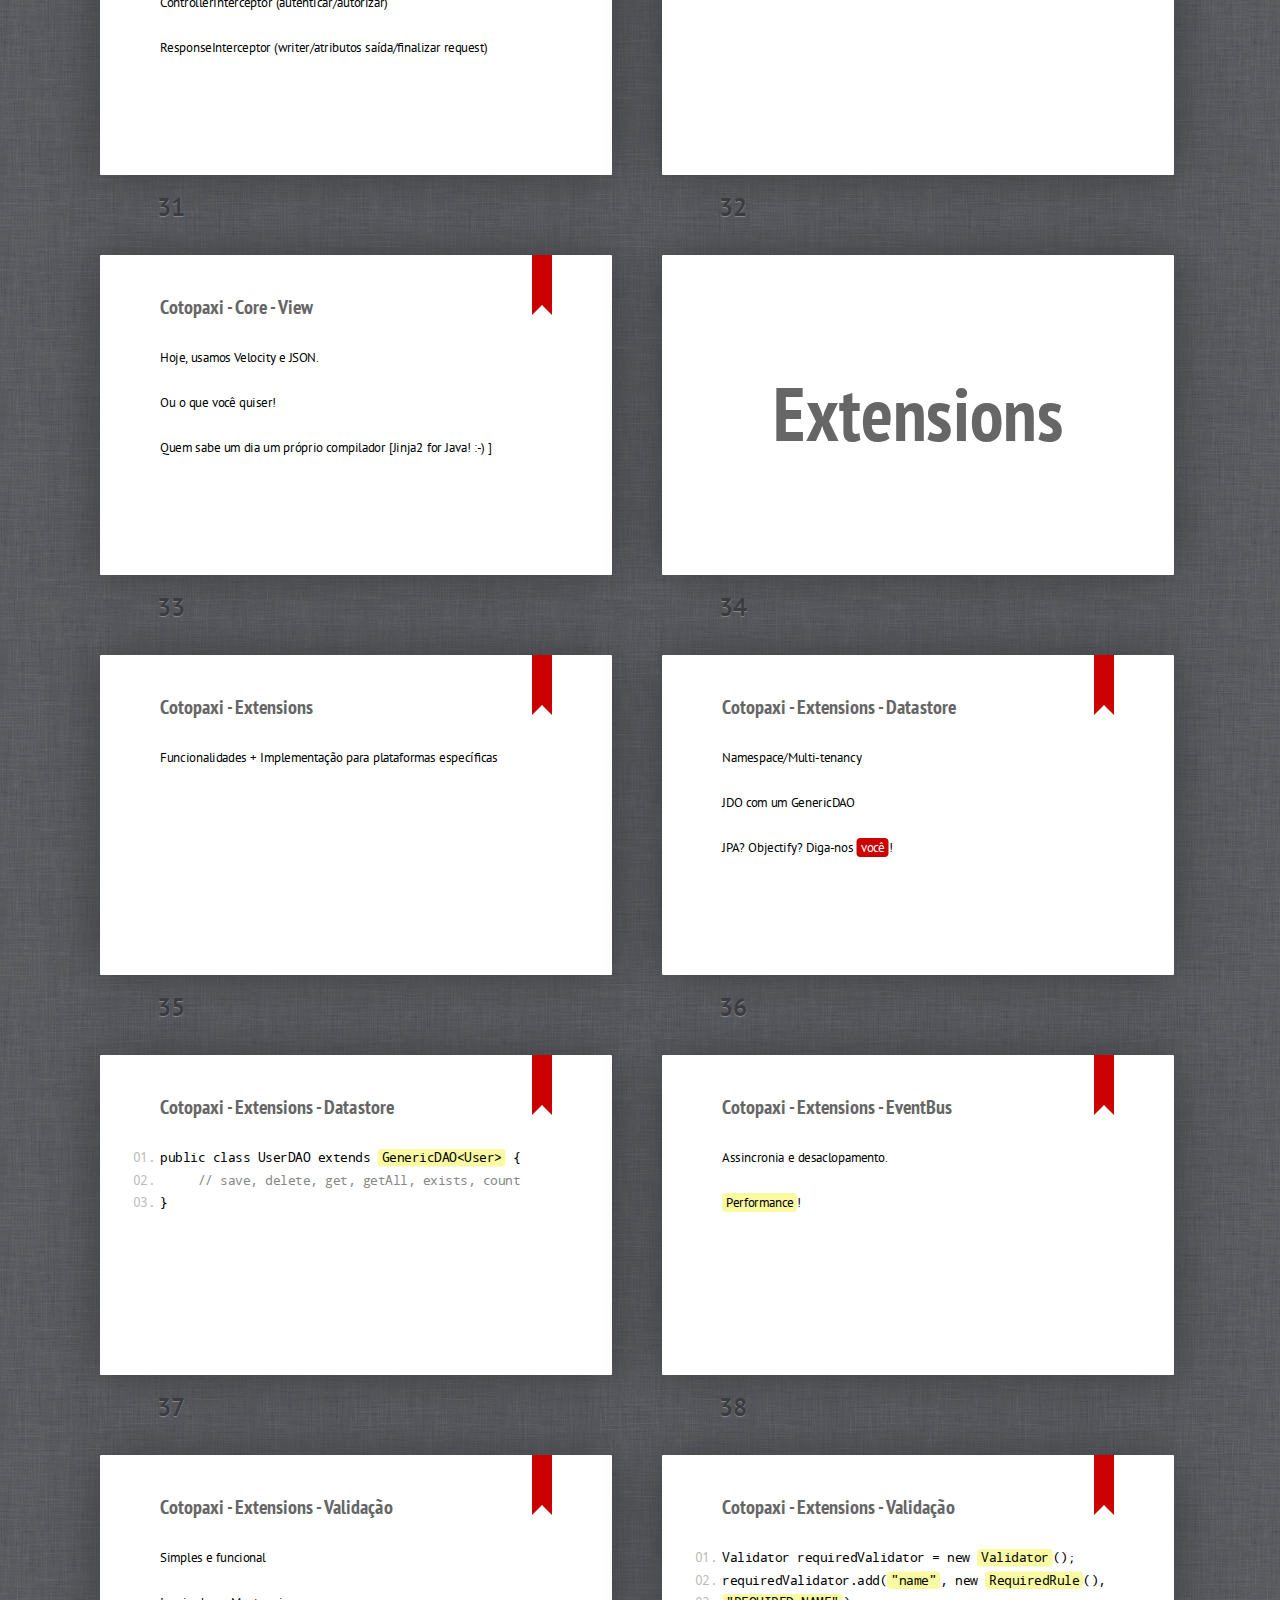
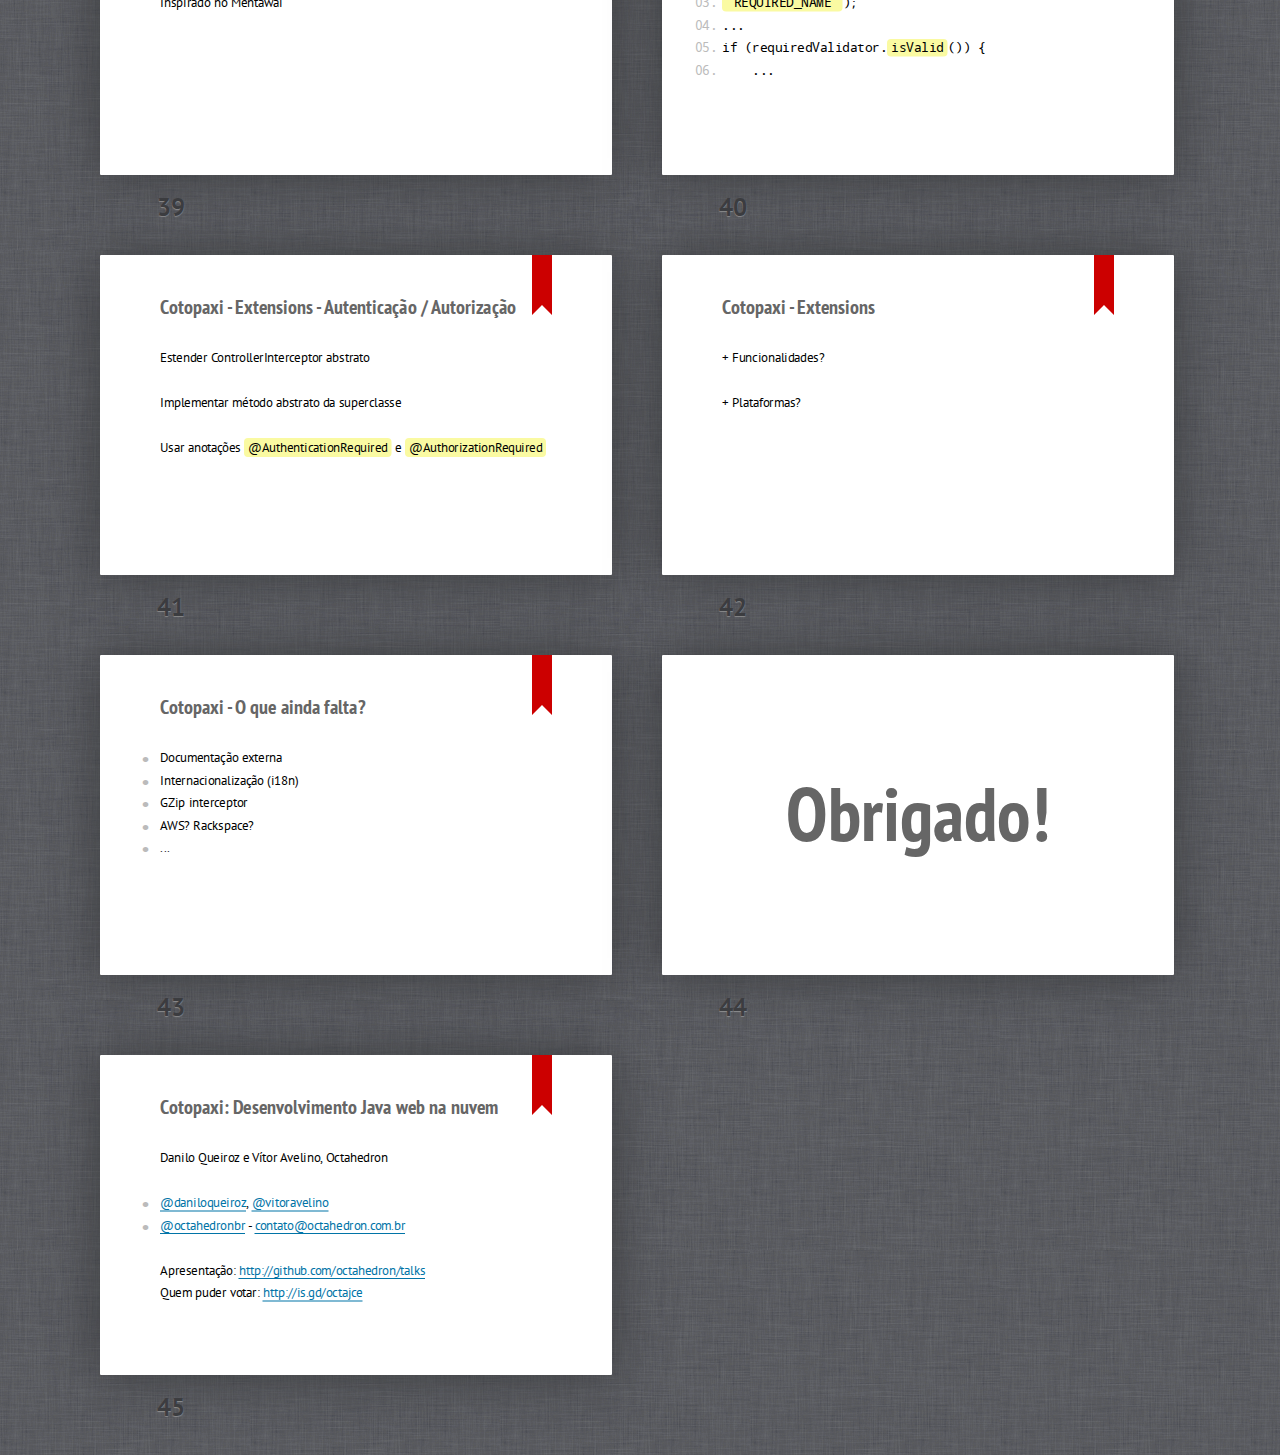
<file: v-ensol/index.html>
<!DOCTYPE html>
<html lang="pt-BR">
<head>
	<title>Cotopaxi</title>
	<meta charset="UTF-8">
	<meta name="viewport" content="width=1234, user-scalable=no">
	<link rel="stylesheet" href="themes/ribbon/styles/style.css">
	<style>
		#Cover h2 {
			color:#FFF;
			text-align: center;
			position: absolute;
			top: 50px;
			left: 50%;
			margin-left: -500px;
			font-size:70px;
		}
		#slide4 h2 { 
			margin:-230px 0 0; 
			font-size: 120px;
			color: #fff;
		}
		img.lgpl {
			position: absolute;
			bottom: 90px;
			right: 85px;
		}
		footer {
			text-align: right;
			position: absolute;
			bottom: 80px;
			right: 70px;
			font-weight: bold;
			font-size: 30px;
			color: #fff;
			line-height: 45px;
		}
		.comment { color: #888; }
	</style>
</head>
<body class="list">
	<header class="caption">
		<h1>Cotopaxi: Desenvolvimento Java web para nuvem</h1>
		<p>Danilo Queiroz e Vítor Avelino, Octahedron</p>
	</header>
	
	<div class="slide bg" id="Cover"><div>
		<section>
			<header>
				<h2>Cotopaxi: Desenvolvimento Java web para nuvem</h2>
			</header>
			<img src="pictures/cotopaxibg.jpg" alt="">
			<footer>
				Danilo Queiroz e Vítor Avelino <br />
				Octahedron
			</footer>
		</section>
	</div></div>
	
	<div class="slide shout" id="slide2"><div>
		<section>
			<header>
				<h2>Nós</h2>
			</header>
		</section>
	</div></div>
	
	<div class="slide bg" id="slide3"><div>
		<section>
			<img src="pictures/octabg.png" alt="Octahedron"/>
		</section>
	</div></div>
	
	<div class="slide shout" id="slide5"><div>
		<section>
			<header>
				<h2>Motivação</h2>
			</header>
		</section>
	</div></div>
	
	<div class="slide" id="slide6"><div>
		<section>
			<header>
				<h2>Motivação</h2>
			</header>
			<p>Ambientes de computação em nuvem tem suas necessidades e restrições.</p>
			<ul>
				<li>Escalável</li>
				<li>Leve (inicialização rápida)</li>
			</ul>
		</section>
	</div></div>
	
	<div class="slide" id="slide7"><div>
		<section>
			<header>
				<h2>Motivação</h2>
			</header>
			<p>Fácil utilização.</p>
			<p><mark class="important">Não</mark> devemos perder tempo com uma ferramenta.</p>
		</section>
	</div></div>
	
	<div class="slide shout" id="slide8"><div>
		<section>
			<header>
				<h2>Como escalar?</h2>
			</header>
		</section>
	</div></div>
	
	<div class="slide" id="slide9"><div>
		<section>
			<header>
				<h2>Como escalar?</h2>
			</header>
			<p><mark>Felipe Ribeiro</mark> falou disso melhor que nós.</p>
			<blockquote>Linguagens não escalam, arquiteturas escalam!</blockquote>
		</section>
	</div></div>
	
	<div class="slide" id="slide10"><div>
		<section>
			<header>
				<h2>Como escalar?</h2>
			</header>
			<p>Escalar horizontalmente.</p>
			<ul>
				<li>Memcache</li>
				<li>NoSQL / Partições</li>
				<li>Assincronismo</li>
				<li>...</li>
			</ul>
		</section>
	</div></div>
	
	<div class="slide shout" id="slide11"><div>
		<section>
			<header>
				<h2>Java web</h2>
			</header>
		</section>
	</div></div>
	
	<div class="slide" id="slide12"><div>
		<section>
			<header>
				<h2>Java web</h2>
			</header>
			<p>Quem nunca ouviu falar de <mark>JSF</mark>, <mark>Struts</mark>, <mark>Spring</mark>?</p>
		</section>
	</div></div>
	
	<div class="slide" id="slide13"><div>
		<section>
			<header>
				<h2>Java web</h2>
			</header>
			<p>Quem nunca ouviu falar de <mark>JSF</mark>, <mark>Struts</mark>, <mark>Spring</mark>?</p>
			<p>Nos últimos anos surgiram outras opções... <mark>playframework</mark>, <mark>VRaptor</mark>.</p>
		</section>
	</div></div>
	
	<div class="slide" id="slide14"><div>
		<section>
			<header>
				<h2>Cotopaxi</h2>
			</header>
			<p>Glue framework</p>
			<ul>
				<li>Core</li>
				<li>Extensions</li>
			</ul>
		</section>
	</div></div>
	
	<div class="slide" id="slide15"><div>
		<section>
			<header>
				<h2>Cotopaxi</h2>
			</header>
			<ul>
				<li>Github
					<ul>
						<li>Core - <a href="http://github.com/octahedron/cotopaxi-core">http://github.com/octahedron/cotopaxi-core</a></li>
						<li>Extensions - <a href="http://github.com/octahedron/cotopaxi-extensions">http://github.com/octahedron/cotopaxi-extensions</a></li>
					</ul>
				</li>
				<li>Maven
					<ul>
						<li>Repositório - <a href="http://devel.octahedron.com.br/maven">http://devel.octahedron.com.br/maven</a></li>
						<li>groupId - br.octahedron.cotopaxi</li>
						<li>artifactId - core / extensions</li>
					</ul>
				</li>
			</ul>
			<img class="lgpl" src="pictures/lgplv3.png" />
		</section>
	</div></div>
	
	<div class="slide" id="slide16"><div>
		<section>
			<header>
				<h2>Cotopaxi</h2>
			</header>
			<p>Configuração em arquivo de texto, com sintaxe simples.</p>
		</section>
	</div></div>
	
	<div class="slide" id="slide17"><div>
		<section>
			<header>
				<h2>Cotopaxi</h2>
			</header>
			<p>Configuração em arquivo de texto, com sintaxe simples.</p>
			<ul>
				<li>Ficaria mais elegante com anotações, não?</li>
				<li>Ferramentas para auxiliar a configuração seriam legais, não?</li>
			</ul>
		</section>
	</div></div>
	
		<div class="slide shout" id="slide181"><div>
		<section>
			<header>
				<h2>Core</h2>
			</header>
		</section>
	</div></div>
	
	<div class="slide" id="slide18"><div>
		<section>
			<header>
				<h2>Cotopaxi - Core</h2>
			</header>
			<ul>
				<li>Rotas / Controllers</li>
				<li>Injeção de dependência</li>
				<li>Bootloaders</li>
				<li>Interceptors</li>
				<li>View</li>
			</ul>
		</section>
	</div></div>
	
	<div class="slide" id="slide19"><div>
		<section>
			<header>
				<h2>Cotopaxi - Core - Rotas</h2>
			</header>
			<pre>
				<code><mark>controllers</mark></code>
				<code>	# Index controller</code>
				<code>	br.octahedron.<mark>IndexController</mark></code>
				<code>	<mark>/</mark>					<mark>get</mark>		<mark>Index</mark></code>
				<code>	<mark>/hello</mark>				<mark>get</mark>		<mark>Hello</mark></code>
				<code>	<mark>/hello/</mark><mark class="important">{name}</mark>		<mark>post</mark>		<mark>Hello</mark></code>
			</pre>
		</section>
	</div></div>
	
	<div class="slide" id="slide20"><div>
		<section>
			<header>
				<h2>Cotopaxi - Core - Controller</h2>
			</header>
			<p>Contexto de requisição</p>
			<p>Thread-safe, inspiração no Flask</p>
		</section>
	</div></div>
	
	<div class="slide" id="slide21"><div>
		<section>
			<header>
				<h2>Cotopaxi - Core - Controller</h2>
			</header>
			<pre>
				<code>public class <mark>IndexController</mark> extends <mark>Controller</mark> {</code>
				<code>	public void <mark>getIndex</mark>() { ... } <span class="comment">// /		get  Index</span></code>
				<code>	public void <mark>getHello</mark>() { ... } <span class="comment">// /hello	get  Hello</span></code>
				<code>	<span class="comment">// /hello/{name}  post  Hello</span></code>
				<code>	public void <mark>postHello</mark>() { ... }</code>
				<code>}</code>
			</pre>
		</section>
	</div></div>
	
	<div class="slide" id="slide22"><div>
		<section>
			<header>
				<h2>Cotopaxi - Core - Controller</h2>
			</header>
			<pre>
				<code><mark>in</mark>(key)</code>
			</pre>
			<p class="note">Recupera parâmetros do request.</p>
			<pre>
				<code><mark>out</mark>(key, value)</code>
			</pre>
			<p class="note">Adiciona valor na saída, podendo ser acessado na view.</p>
		</section>
	</div></div>
	
	<div class="slide" id="slide23"><div>
		<section>
			<header>
				<h2>Cotopaxi - Core - Controller</h2>
			</header>
			<pre>
				<code><mark>session</mark>(key)</code>
			</pre>
			<p class="note">Recupera dados da session.</p>
			<pre>
				<code><mark>session</mark>(key, value)</code>
			</pre>
			<p class="note">Armazena valores na session.</p>
		</section>
	</div></div>
	
	<div class="slide" id="slide24"><div>
		<section>
			<header>
				<h2>Cotopaxi - Core - Controller</h2>
			</header>
			<pre>
				<code><mark>render</mark>(template, code)</code>
			</pre>
			<p class="note">Renderiza o template e indica código HTTP adequado. Ex: 200, 404, etc.</p>
			<pre>
				<code><mark>redirect</mark>(url)</code>
			</pre>
			<p class="note">Redireciona para uma url</p>
		</section>
	</div></div>
	
	<div class="slide" id="slide25"><div>
		<section>
			<header>
				<h2>Cotopaxi - Core - Controller</h2>
			</header>
			<pre>
				<code><mark>success</mark>(template)</code>
			</pre>
			<p class="note">O mesmo que render(template, 200).</p>
			<pre>
				<code><mark>error</mark>(template)</code>
			</pre>
			<p class="note">O mesmo que render(template, 500).</p>
		</section>
	</div></div>
	
	<div class="slide" id="slide26"><div>
		<section>
			<pre>
				<code>public class <mark>IndexController</mark> extends <mark>Controller</mark> {</code>
				<code>	public void <mark>postHello</mark>() {</code>
				<code>		if (<mark>in</mark>("name").equals("ENSOL")) {</code>
				<code>			<mark>redirect</mark>("http://ensol.org.br");</code>
				<code>		} else {</code>
				<code>			<mark>out</mark>("person", <mark>in</mark>("name"));</code>
				<code>			<mark>success</mark>("hello.vm");</code>
				<code>		}</code>
				<code>	}</code>
				<code>}</code>
			</pre>
		</section>
	</div></div>
	
	<div class="slide" id="slide27"><div>
		<section>
			<header>
				<h2>Cotopaxi - Core - Injeção de dependência</h2>
			</header>
			<p>Simples e funcional</p>
			<p>Alguma inspiração no Guice</p>
		</section>
	</div></div>
	
	<div class="slide" id="slide28"><div>
		<section>
			<header>
				<h2>Cotopaxi - Core - Injeção de dependência</h2>
			</header>
			<pre>
				<code><mark>@Inject</mark></code>
				<code>private UserManager userManager;</code>
				<code>public void <mark>setUserManager</mark>(UserManager userManager) {</code>
				<code>	this.userManager = userManager;</code>
				<code>}</code>
			</pre>
		</section>
	</div></div>
	
	<div class="slide" id="slide29"><div>
		<section>
			<header>
				<h2>Cotopaxi - Core - Bootloaders</h2>
			</header>
			<p>Executados na inicialização da aplicação antes do processamento do request.</p>
		</section>
	</div></div>
	
	<div class="slide" id="slide30"><div>
		<section>
			<header>
				<h2>Cotopaxi - Core - Bootloaders</h2>
			</header>
			<p>Executados na inicialização da aplicação antes do processamento do request.</p>
			<pre>
				<code>bootloaders</code>
				<code>	br.octahedron.SubscribersBootloader</code>
			</pre>
		</section>
	</div></div>
	
	<div class="slide" id="slide31"><div>
		<section>
			<header>
				<h2>Cotopaxi - Core - Interceptors</h2>
			</header>
			<p>Middlewares? :-)</p>
			<p>ControllerInterceptor (autenticar/autorizar)</p>
			<p>ResponseInterceptor (writer/atributos saída/finalizar request)</p>
		</section>
	</div></div>
	
	<div class="slide" id="slide32"><div>
		<section>
			<header>
				<h2>Cotopaxi - Core - View</h2>
			</header>
			<p>Hoje, usamos Velocity e JSON.</p>
		</section>
	</div></div>
	
	<div class="slide" id="slide33"><div>
		<section>
			<header>
				<h2>Cotopaxi - Core - View</h2>
			</header>
			<p>Hoje, usamos Velocity e JSON.</p>
			<p>Ou o que você quiser!</p>
			<p>Quem sabe um dia um próprio compilador [Jinja2 for Java! :-) ]</p>
		</section>
	</div></div>
	
		<div class="slide shout" id="slide331"><div>
		<section>
			<header>
				<h2>Extensions</h2>
			</header>
		</section>
	</div></div>
	
	<div class="slide" id="slide34"><div>
		<section>
			<header>
				<h2>Cotopaxi - Extensions</h2>
			</header>
			<p>Funcionalidades + Implementação para plataformas específicas</p>
		</section>
	</div></div>
	
	<div class="slide" id="slide35"><div>
		<section>
			<header>
				<h2>Cotopaxi - Extensions - Datastore</h2>
			</header>
			<p>Namespace/Multi-tenancy</p>
			<p>JDO com um GenericDAO</p>
			<p>JPA? Objectify? Diga-nos <mark class="important">você</mark>!</p>
		</section>
	</div></div>
	
	<div class="slide" id="slide36"><div>
		<section>
			<header>
				<h2>Cotopaxi - Extensions - Datastore</h2>
			</header>
			<pre>
				<code>public class UserDAO extends <mark>GenericDAO&lt;User&gt;</mark> {</code>
				<code>	<span class="comment"> // save, delete, get, getAll, exists, count</span></code>
				<code>}</code>
			</pre>
		</section>
	</div></div>
	
	<div class="slide" id="slide37"><div>
		<section>
			<header>
				<h2>Cotopaxi - Extensions - EventBus</h2>
			</header>
			<p>Assincronia e desaclopamento.</p>
			<p><mark>Performance</mark>!</p>
		</section>
	</div></div>
	
	<div class="slide" id="slide38"><div>
		<section>
			<header>
				<h2>Cotopaxi - Extensions - Validação</h2>
			</header>
			<p>Simples e funcional</p>
			<p>Inspirado no Mentawai</p>
		</section>
	</div></div>
	
	<div class="slide" id="slide39"><div>
		<section>
			<header>
				<h2>Cotopaxi - Extensions - Validação</h2>
			</header>
			<pre>
				<code>Validator requiredValidator = new <mark>Validator</mark>();</code>
				<code>requiredValidator.add(<mark>"name"</mark>, new <mark>RequiredRule</mark>(), </code>
				<code><mark>"REQUIRED_NAME"</mark>);</code>
				<code>...</code>
				<code>if (requiredValidator.<mark>isValid</mark>()) {</code>
				<code>	...</code>
			</pre>
		</section>
	</div></div>
	
	<div class="slide" id="slide40"><div>
		<section>
			<header>
				<h2>Cotopaxi - Extensions - Autenticação / Autorização</h2>
			</header>
			<p>Estender ControllerInterceptor abstrato</p>
			<p>Implementar método abstrato da superclasse</p>
			<p>Usar anotações <mark>@AuthenticationRequired</mark> e <mark>@AuthorizationRequired</mark</p>
		</section>
	</div></div>
	
	<div class="slide" id="slide41"><div>
		<section>
			<header>
				<h2>Cotopaxi - Extensions</h2>
			</header>
			<p>+ Funcionalidades?</p>
			<p>+ Plataformas?</p>
		</section>
	</div></div>
	
	<div class="slide" id="slide42"><div>
		<section>
			<header>
				<h2>Cotopaxi - O que ainda falta?</h2>
			</header>
			<ul>
				<li>Documentação externa</li>
				<li>Internacionalização (i18n)</li>
				<li>GZip interceptor</li>
				<li>AWS? Rackspace?</li>
				<li>...</li>
			</ul>
		</section>
	</div></div>
	
	<div class="slide shout" id="slide43"><div>
		<section>
			<header>
				<h2>Obrigado!</h2>
			</header>
		</section>
	</div></div>
	
	<div class="slide" id="our-info"><div>
		<section>
			<header>
				<h2>Cotopaxi: Desenvolvimento Java web na nuvem</h2>
			</header>
			<p>Danilo Queiroz e Vítor Avelino, Octahedron</p>
			<ul>
				<li><a href="http://twitter.com/daniloqueiroz">@daniloqueiroz</a>, <a href="http://twitter.com/vitoravelino">@vitoravelino</a></li>
				<li><a href="http://twitter.com/octahedronbr">@octahedronbr</a> - <a href="mailto:pepelsbey@gmail.com">contato@octahedron.com.br</a></li>
			</ul>
			<p>Apresentação: <a href="http://github.com/octahedron/talks">http://github.com/octahedron/talks</a><br />
			Quem puder votar: <a href="http://is.gd/octajce">http://is.gd/octajce</a></p>
		</section>
	</div></div>
	<script src="scripts/script.js"></script>
</body>
</html>
</file>
<file: v-ensl/themes/ribbon/styles/style.css>
@import url(fonts.css);
@import url(reset.css);

BODY {
	font:25px/1.8 'PT Sans', sans-serif;
	counter-reset:paging;
	}

/* Slide
---------------------------------------- */
.slide {
	}
	.slide:after {
		counter-increment:paging;
		content:counter(paging, decimal-leading-zero);
		}
	.slide SECTION {
		padding:80px 120px 0;
		width:784px;
		height:560px;
		background:#FFF;
		color:#000;
		}
		.slide SECTION:before {
			position:absolute;
			top:0;
			right:120px;
			width:40px;
			height:120px;
			background:url(../images/ribbon.svg) no-repeat;
			content:'';
			}

/* Header */
.slide HEADER {
	margin:0 0 58px;
	color:#666;
	font:bold 40px/1.13 'PT Sans Narrow', sans-serif;
	}

/* Elements */
.slide P {
	margin:0 0 45px;
	}
.slide P.note {
	color:#888;
	}
.slide A {
	border-bottom:0.1em solid;
	color:#0174A7;
	text-decoration:none;
	}
.slide A[target=_blank] {
	margin-right:22px;
	}
.slide A[target=_blank]:after {
	position:absolute;
	margin-left:7px;
	font-family:'Target Blank';
	content:'\005E';
	}
.slide B,
.slide STRONG {
	font-weight:bold;
	}
.slide I,
.slide EM {
	font-style:italic;
	}
.slide KBD,
.slide CODE {
	padding:3px 8px;
	-webkit-border-radius:8px;
	-moz-border-radius:8px;
	border-radius:8px;
	background:#FAFAA2;
	-webkit-tab-size:4;
	-moz-tab-size:4;
	-o-tab-size:4;
	tab-size:4;
	font-family:Consolas, 'Droid Sans Mono', monospace;
	}

/* Quote */
.slide BLOCKQUOTE {
	font-style:italic;
	}
.slide BLOCKQUOTE:before {
	position:absolute;
	margin:-15px 0 0 -80px;
	color:#CCC;
	font:200px/1 'PT Sans', sans-serif;
	content:'\201C'; /* ldquo */
	}
.slide BLOCKQUOTE:after {
	margin:-45px 0 45px;
	display:block;
	color:#444;
	font-weight:bold;
	content:attr(cite);
	}

/* Lists */
.slide OL,
.slide UL {
	margin:0 0 45px;
	counter-reset:list;
	}
	.slide UL UL,
	.slide OL UL,
	.slide OL OL,
	.slide UL OL {
		margin:0 0 0 38px;
		}
	.slide OL LI:before,
	.slide UL LI:before {
		position:absolute;
		margin-left:-120px;
		width:100px;
		color:#BBB;
		text-align:right;
		}
	.slide UL LI:before {
		content:'\2022'; /* bull */
		line-height:1.1;
		font-size:40px;
		}
	.slide OL LI:before {
		counter-increment:list;
		content:counter(list)'.';
		}

/* Code */
.slide PRE {
	margin:0 0 45px;
	counter-reset:code;
	white-space:normal;
	}
	.slide PRE CODE {
		display:block;
		padding:0;
		background:none;
		white-space:pre;
		}
	.slide PRE CODE:before {
		position:absolute;
		margin:0 0 0 -120px;
		width:110px;
		color:#BBB;
		text-align:right;
		counter-increment:code;
		content:counter(code, decimal-leading-zero)'.';
		}
	.slide PRE MARK, .slide mark {
		padding:3px 8px;
		-webkit-border-radius:8px;
		-moz-border-radius:8px;
		border-radius:8px;
		background:#FAFAA2;
		color:#000;
		font-style:normal;
		}
	.slide PRE MARK.important, .slide mark.important {
		background:#C00;
		color:#FFF;
		font-weight:normal;
		}

/* Background */
.slide.bg SECTION {
	background:transparent;
	}
	.slide.bg SECTION:before {
		display:none;
		}
.slide.bg IMG {
	position:absolute;
	top:0;
	left:0;
	z-index:-1;
	width:100%;
	}

/* Shout */
.slide.shout SECTION:before {
	display:none;
	}
.slide.shout H2 {
	position:absolute;
	top:50%;
	left:0;
	margin:-80px 0 0;
	width:100%;
	text-align:center;
	line-height:1;
	font-size:150px;
	}
	.slide.shout H2 A {
		margin:0;
		}
		.slide.shout H2 A:after {
			content:'';
			}

/* List
---------------------------------------- */
.list {
	float:left;
	padding:80px 0 80px 100px;
	background:#585A5E url(../images/linen.png);
	}

/* Caption */
.list .caption {
	color:#3C3D40;
	text-shadow:0 1px 1px #8D8E90;
	}
	.list .caption H1 {
		font:bold 50px/1 'PT Sans Narrow', sans-serif;
		}

/* Slide */
.list .slide {
	position:relative;
	float:left;
	margin:0 50px 0 0;
	padding:80px 0 0;
	}
	.list .slide:after {
		position:absolute;
		bottom:-45px;
		left:57px;
		color:#3C3D40;
		text-shadow:0 1px 1px #8D8E90;
		line-height:1;
		font-weight:bold;
		font-size:25px;
		}
	.list .slide:target:after {
		text-shadow:0 -1px 1px #1F3F60;
		color:#4B86C2;
		}
	.list .slide > DIV {
		position:relative;
		overflow:hidden;
		width:512px;
		height:320px;
		box-shadow:0 0 50px #3C3D40;
		border-radius:1px;
		background:rgba(0, 0, 0, 0.3);
		}
	.list .slide > DIV:hover {
		box-shadow:
			0 0 0 10px rgba(60, 61, 64, 0.6),
			0 0 50px #3C3D40;
		}
	.list .slide:target > DIV {
		box-shadow:
			0 0 0 1px #305F8D,
			0 0 0 10px #3C7CBD,
			0 0 50px #3C3D40;
		}
	.list .slide SECTION {
		-webkit-transform-origin:0 0;
		-webkit-transform:scale(0.5);
		-moz-transform-origin:0 0;
		-moz-transform:scale(0.5);
		-ms-transform-origin:0 0;
		-ms-transform:scale(0.5);
		-o-transform-origin:0 0;
		-o-transform:scale(0.5);
		transform-origin:0 0;
		transform:scale(0.5);
		}
		.list .slide SECTION:after {
			position:absolute;
			top:0;
			right:0;
			bottom:0;
			left:0;
			content:'';
			}

/* Full
---------------------------------------- */
.full {
	position:absolute;
	top:50%;
	left:50%;
	overflow:hidden;
	margin:-320px 0 0 -512px;
	width:1024px;
	height:640px;
	background:#000;
	}
	.full .caption {
		display:none;
		}
	.full .slide {
		position:absolute;
		visibility:hidden;
		}
		.full .slide:target {
			visibility:visible;
			}
		.full .slide:after {
			position:absolute;
			bottom:85px;
			left:120px;
			color:#BBB;
			line-height:1;
			}
		.full .slide SECTION {
			-webkit-transform:scale(1);
			-moz-transform:scale(1);
			-ms-transform:scale(1);
			-o-transform:scale(1);
			transform:scale(1);
			}
		.full .slide.bg {
			z-index:1;
			}
			.full .slide.bg:after,
			.full .slide.shout:after {
				content:'';
				}

/* Progress */
.full .progress {
	position:absolute;
	right:118px;
	bottom:49px;
	left:118px;
	border-radius:7px;
	border:2px solid rgba(255, 255, 255, 0.2);
	}
	.full .progress DIV {
		width:0;
		height:10px;
		border-radius:5px;
		background:rgba(177, 177, 177, 0.4);
		-webkit-transition:width 0.2s linear;
		-moz-transition:width 0.2s linear;
		-ms-transition:width 0.2s linear;
		-o-transition:width 0.2s linear;
		transition:width 0.2s linear;
		}
.full .progress-off {
	z-index:1;
	}
</file>
<file: v-ensol/themes/ribbon/styles/style.css>
@import url(fonts.css);
@import url(reset.css);

BODY {
	font:25px/1.8 'PT Sans', sans-serif;
	counter-reset:paging;
	}

/* Slide
---------------------------------------- */
.slide {
	}
	.slide:after {
		counter-increment:paging;
		content:counter(paging, decimal-leading-zero);
		}
	.slide SECTION {
		padding:80px 120px 0;
		width:784px;
		height:560px;
		background:#FFF;
		color:#000;
		}
		.slide SECTION:before {
			position:absolute;
			top:0;
			right:120px;
			width:40px;
			height:120px;
			background:url(../images/ribbon.svg) no-repeat;
			content:'';
			}

/* Header */
.slide HEADER {
	margin:0 0 58px;
	color:#666;
	font:bold 40px/1.13 'PT Sans Narrow', sans-serif;
	}

/* Elements */
.slide P {
	margin:0 0 45px;
	}
.slide P.note {
	color:#888;
	}
.slide A {
	border-bottom:0.1em solid;
	color:#0174A7;
	text-decoration:none;
	}
.slide A[target=_blank] {
	margin-right:22px;
	}
.slide A[target=_blank]:after {
	position:absolute;
	margin-left:7px;
	font-family:'Target Blank';
	content:'\005E';
	}
.slide B,
.slide STRONG {
	font-weight:bold;
	}
.slide I,
.slide EM {
	font-style:italic;
	}
.slide KBD,
.slide CODE {
	padding:3px 8px;
	-webkit-border-radius:8px;
	-moz-border-radius:8px;
	border-radius:8px;
	background:#FAFAA2;
	-webkit-tab-size:4;
	-moz-tab-size:4;
	-o-tab-size:4;
	tab-size:4;
	font-family:Consolas, 'Droid Sans Mono', monospace;
	}

/* Quote */
.slide BLOCKQUOTE {
	font-style:italic;
	}
.slide BLOCKQUOTE:before {
	position:absolute;
	margin:-15px 0 0 -80px;
	color:#CCC;
	font:200px/1 'PT Sans', sans-serif;
	content:'\201C'; /* ldquo */
	}
.slide BLOCKQUOTE:after {
	margin:-45px 0 45px;
	display:block;
	color:#444;
	font-weight:bold;
	content:attr(cite);
	}

/* Lists */
.slide OL,
.slide UL {
	margin:0 0 45px;
	counter-reset:list;
	}
	.slide UL UL,
	.slide OL UL,
	.slide OL OL,
	.slide UL OL {
		margin:0 0 0 38px;
		}
	.slide OL LI:before,
	.slide UL LI:before {
		position:absolute;
		margin-left:-120px;
		width:100px;
		color:#BBB;
		text-align:right;
		}
	.slide UL LI:before {
		content:'\2022'; /* bull */
		line-height:1.1;
		font-size:40px;
		}
	.slide OL LI:before {
		counter-increment:list;
		content:counter(list)'.';
		}

/* Code */
.slide PRE {
	margin:0 0 45px;
	counter-reset:code;
	white-space:normal;
	}
	.slide PRE CODE {
		display:block;
		padding:0;
		background:none;
		white-space:pre;
		}
	.slide PRE CODE:before {
		position:absolute;
		margin:0 0 0 -120px;
		width:110px;
		color:#BBB;
		text-align:right;
		counter-increment:code;
		content:counter(code, decimal-leading-zero)'.';
		}
	.slide PRE MARK, .slide mark {
		padding:3px 8px;
		-webkit-border-radius:8px;
		-moz-border-radius:8px;
		border-radius:8px;
		background:#FAFAA2;
		color:#000;
		font-style:normal;
		}
	.slide PRE MARK.important, .slide mark.important {
		background:#C00;
		color:#FFF;
		font-weight:normal;
		}

/* Background */
.slide.bg SECTION {
	background:transparent;
	}
	.slide.bg SECTION:before {
		display:none;
		}
.slide.bg IMG {
	position:absolute;
	top:0;
	left:0;
	z-index:-1;
	width:100%;
	}

/* Shout */
.slide.shout SECTION:before {
	display:none;
	}
.slide.shout H2 {
	position:absolute;
	top:50%;
	left:0;
	margin:-80px 0 0;
	width:100%;
	text-align:center;
	line-height:1;
	font-size:150px;
	}
	.slide.shout H2 A {
		margin:0;
		}
		.slide.shout H2 A:after {
			content:'';
			}

/* List
---------------------------------------- */
.list {
	float:left;
	padding:80px 0 80px 100px;
	background:#585A5E url(../images/linen.png);
	}

/* Caption */
.list .caption {
	color:#3C3D40;
	text-shadow:0 1px 1px #8D8E90;
	}
	.list .caption H1 {
		font:bold 50px/1 'PT Sans Narrow', sans-serif;
		}

/* Slide */
.list .slide {
	position:relative;
	float:left;
	margin:0 50px 0 0;
	padding:80px 0 0;
	}
	.list .slide:after {
		position:absolute;
		bottom:-45px;
		left:57px;
		color:#3C3D40;
		text-shadow:0 1px 1px #8D8E90;
		line-height:1;
		font-weight:bold;
		font-size:25px;
		}
	.list .slide:target:after {
		text-shadow:0 -1px 1px #1F3F60;
		color:#4B86C2;
		}
	.list .slide > DIV {
		position:relative;
		overflow:hidden;
		width:512px;
		height:320px;
		box-shadow:0 0 50px #3C3D40;
		border-radius:1px;
		background:rgba(0, 0, 0, 0.3);
		}
	.list .slide > DIV:hover {
		box-shadow:
			0 0 0 10px rgba(60, 61, 64, 0.6),
			0 0 50px #3C3D40;
		}
	.list .slide:target > DIV {
		box-shadow:
			0 0 0 1px #305F8D,
			0 0 0 10px #3C7CBD,
			0 0 50px #3C3D40;
		}
	.list .slide SECTION {
		-webkit-transform-origin:0 0;
		-webkit-transform:scale(0.5);
		-moz-transform-origin:0 0;
		-moz-transform:scale(0.5);
		-ms-transform-origin:0 0;
		-ms-transform:scale(0.5);
		-o-transform-origin:0 0;
		-o-transform:scale(0.5);
		transform-origin:0 0;
		transform:scale(0.5);
		}
		.list .slide SECTION:after {
			position:absolute;
			top:0;
			right:0;
			bottom:0;
			left:0;
			content:'';
			}

/* Full
---------------------------------------- */
.full {
	position:absolute;
	top:50%;
	left:50%;
	overflow:hidden;
	margin:-320px 0 0 -512px;
	width:1024px;
	height:640px;
	background:#000;
	}
	.full .caption {
		display:none;
		}
	.full .slide {
		position:absolute;
		visibility:hidden;
		}
		.full .slide:target {
			visibility:visible;
			}
		.full .slide:after {
			position:absolute;
			bottom:85px;
			left:120px;
			color:#BBB;
			line-height:1;
			}
		.full .slide SECTION {
			-webkit-transform:scale(1);
			-moz-transform:scale(1);
			-ms-transform:scale(1);
			-o-transform:scale(1);
			transform:scale(1);
			}
		.full .slide.bg {
			z-index:1;
			}
			.full .slide.bg:after,
			.full .slide.shout:after {
				content:'';
				}

/* Progress */
.full .progress {
	position:absolute;
	right:118px;
	bottom:49px;
	left:118px;
	border-radius:7px;
	border:2px solid rgba(255, 255, 255, 0.2);
	}
	.full .progress DIV {
		width:0;
		height:10px;
		border-radius:5px;
		background:rgba(177, 177, 177, 0.4);
		-webkit-transition:width 0.2s linear;
		-moz-transition:width 0.2s linear;
		-ms-transition:width 0.2s linear;
		-o-transition:width 0.2s linear;
		transition:width 0.2s linear;
		}
.full .progress-off {
	z-index:1;
	}
</file>
